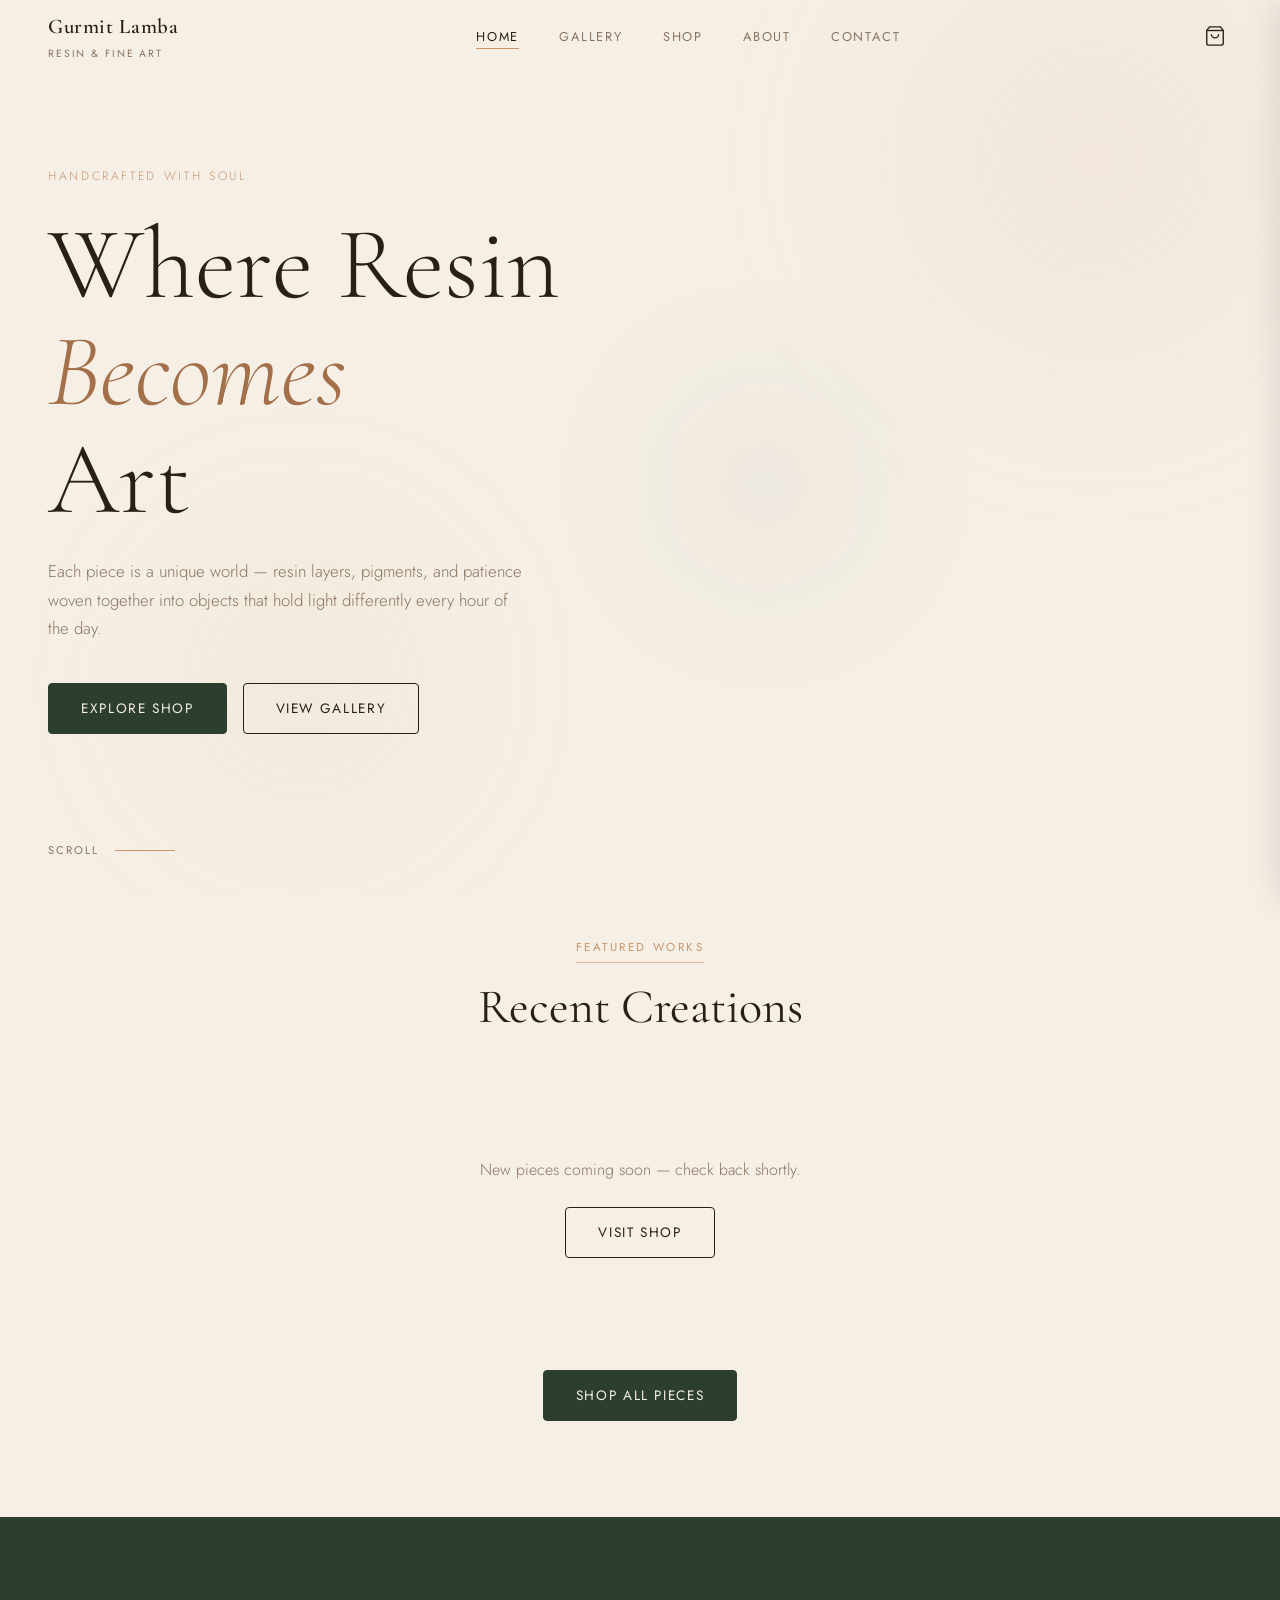
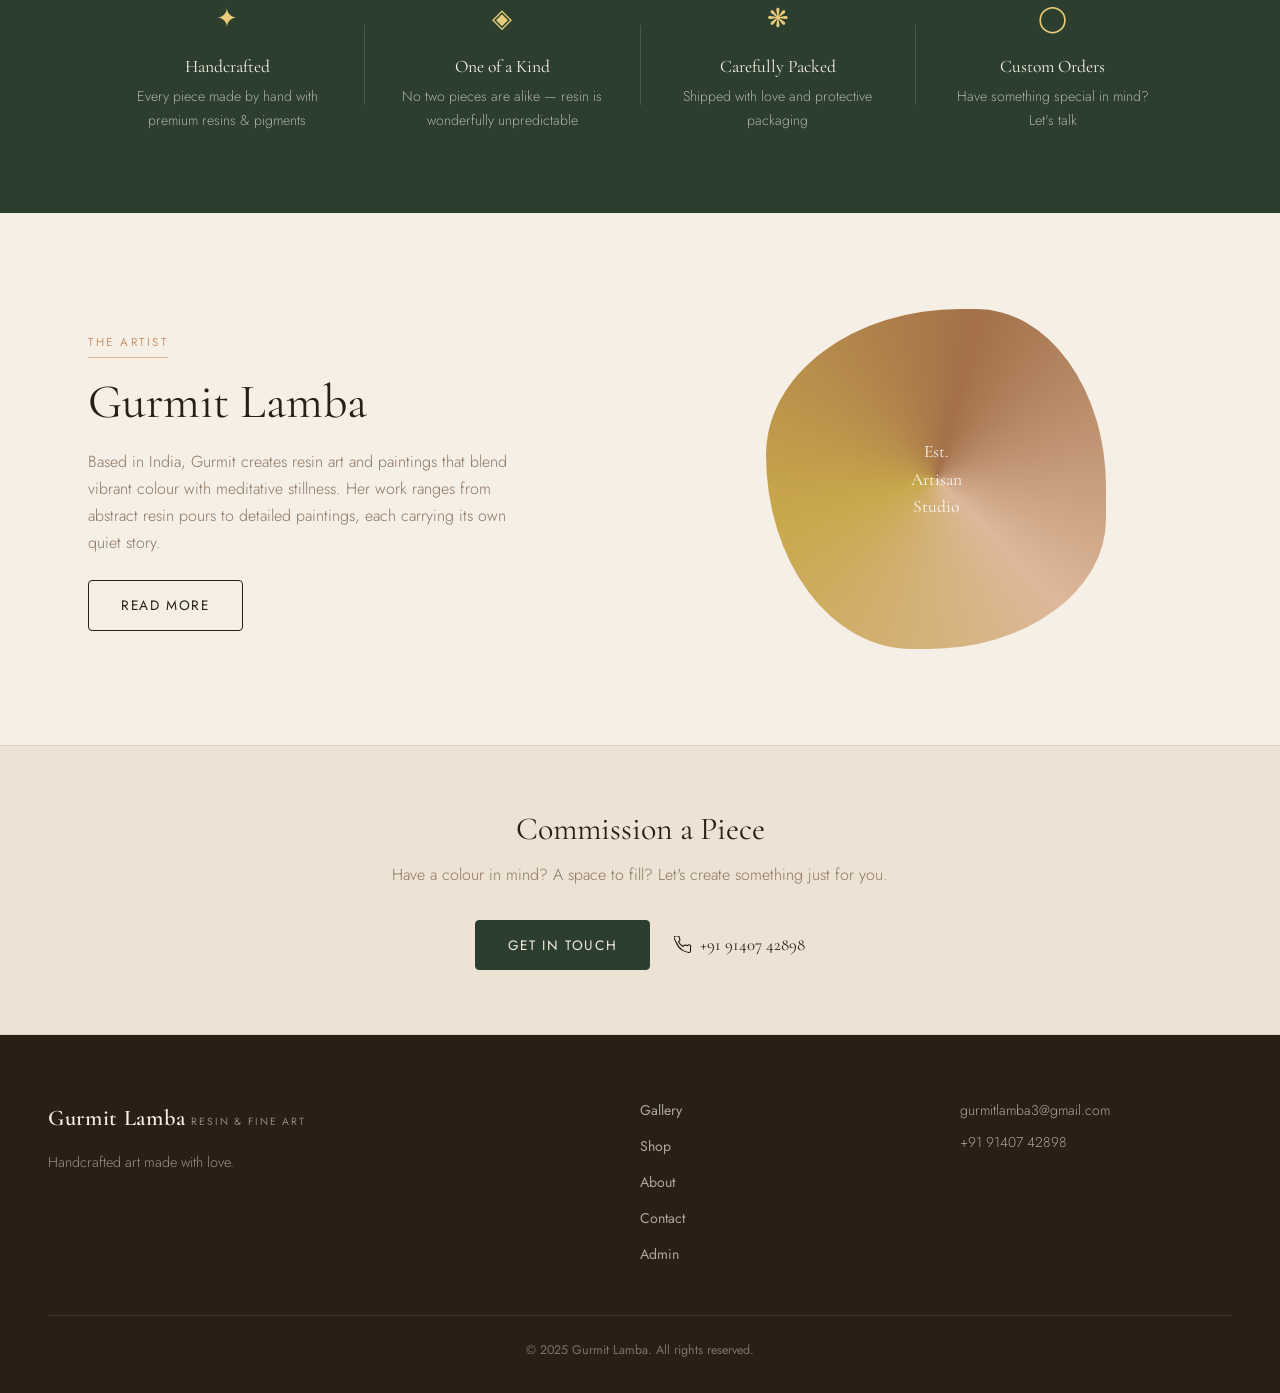
<file: index.html>
<!DOCTYPE html>
<html lang="en">
<head>
  <meta charset="UTF-8" />
  <meta name="viewport" content="width=device-width, initial-scale=1.0" />
  <title>Gurmit Lamba — Resin & Fine Art</title>
  <link rel="stylesheet" href="css/style.css" />
  <link rel="preconnect" href="https://fonts.googleapis.com" />
  <link href="https://fonts.googleapis.com/css2?family=Cormorant+Garamond:ital,wght@0,300;0,400;0,600;1,300;1,400&family=Jost:wght@200;300;400;500&display=swap" rel="stylesheet" />
</head>
<body>

  <!-- NAV -->
  <nav class="navbar" id="navbar">
    <div class="nav-logo">
      <span class="logo-main">Gurmit Lamba</span>
      <span class="logo-sub">Resin & Fine Art</span>
    </div>
    <ul class="nav-links" id="navLinks">
      <li><a href="index.html" class="active">Home</a></li>
      <li><a href="gallery.html">Gallery</a></li>
      <li><a href="shop.html">Shop</a></li>
      <li><a href="about.html">About</a></li>
      <li><a href="contact.html">Contact</a></li>
    </ul>
    <button class="nav-cart" onclick="openCart()">
      <svg viewBox="0 0 24 24" fill="none" stroke="currentColor" stroke-width="1.5"><path d="M6 2L3 6v14a2 2 0 002 2h14a2 2 0 002-2V6l-3-4z"/><line x1="3" y1="6" x2="21" y2="6"/><path d="M16 10a4 4 0 01-8 0"/></svg>
      <span class="cart-count" id="cartCount">0</span>
    </button>
    <button class="hamburger" id="hamburger" onclick="toggleMenu()">
      <span></span><span></span><span></span>
    </button>
  </nav>

  <!-- HERO -->
  <section class="hero">
    <div class="hero-bg">
      <div class="hero-orb orb1"></div>
      <div class="hero-orb orb2"></div>
      <div class="hero-orb orb3"></div>
    </div>
    <div class="hero-content">
      <p class="hero-label">Handcrafted with soul</p>
      <h1 class="hero-title">
        Where Resin<br/>
        <em>Becomes</em><br/>
        Art
      </h1>
      <p class="hero-desc">Each piece is a unique world — resin layers, pigments, and patience woven together into objects that hold light differently every hour of the day.</p>
      <div class="hero-actions">
        <a href="shop.html" class="btn-primary">Explore Shop</a>
        <a href="gallery.html" class="btn-outline">View Gallery</a>
      </div>
    </div>
    <div class="hero-scroll-indicator">
      <span>Scroll</span>
      <div class="scroll-line"></div>
    </div>
  </section>

  <!-- FEATURED WORKS -->
  <section class="section featured">
    <div class="section-header">
      <span class="section-tag">Featured Works</span>
      <h2>Recent Creations</h2>
    </div>
    <div class="featured-grid" id="featuredGrid">
      <!-- Populated by JS from localStorage products -->
      <div class="featured-empty" id="featuredEmpty">
        <p>New pieces coming soon — check back shortly.</p>
        <a href="shop.html" class="btn-outline">Visit Shop</a>
      </div>
    </div>
    <div class="section-cta">
      <a href="shop.html" class="btn-primary">Shop All Pieces</a>
    </div>
  </section>

  <!-- PROCESS STRIP -->
  <section class="process-strip">
    <div class="process-inner">
      <div class="process-step">
        <div class="process-icon">✦</div>
        <h4>Handcrafted</h4>
        <p>Every piece made by hand with premium resins & pigments</p>
      </div>
      <div class="process-divider"></div>
      <div class="process-step">
        <div class="process-icon">◈</div>
        <h4>One of a Kind</h4>
        <p>No two pieces are alike — resin is wonderfully unpredictable</p>
      </div>
      <div class="process-divider"></div>
      <div class="process-step">
        <div class="process-icon">❋</div>
        <h4>Carefully Packed</h4>
        <p>Shipped with love and protective packaging</p>
      </div>
      <div class="process-divider"></div>
      <div class="process-step">
        <div class="process-icon">◯</div>
        <h4>Custom Orders</h4>
        <p>Have something special in mind? Let's talk</p>
      </div>
    </div>
  </section>

  <!-- ABOUT TEASER -->
  <section class="about-teaser section">
    <div class="about-text">
      <span class="section-tag">The Artist</span>
      <h2>Gurmit Lamba</h2>
      <p>Based in India, Gurmit creates resin art and paintings that blend vibrant colour with meditative stillness. Her work ranges from abstract resin pours to detailed paintings, each carrying its own quiet story.</p>
      <a href="about.html" class="btn-outline">Read More</a>
    </div>
    <div class="about-visual">
      <div class="about-blob">
        <div class="blob-inner">
          <span class="blob-text">Est.<br/>Artisan<br/>Studio</span>
        </div>
      </div>
    </div>
  </section>

  <!-- CONTACT STRIP -->
  <section class="contact-strip">
    <h3>Commission a Piece</h3>
    <p>Have a colour in mind? A space to fill? Let's create something just for you.</p>
    <div class="contact-strip-actions">
      <a href="contact.html" class="btn-primary">Get in Touch</a>
      <a href="tel:+919140742898" class="contact-phone">
        <svg viewBox="0 0 24 24" fill="none" stroke="currentColor" stroke-width="1.5"><path d="M22 16.92v3a2 2 0 01-2.18 2 19.79 19.79 0 01-8.63-3.07A19.5 19.5 0 013.07 8.63 19.79 19.79 0 01.07 2.18 2 2 0 012 0h3a2 2 0 012 1.72 12.84 12.84 0 00.7 2.81 2 2 0 01-.45 2.11L6.09 7.91a16 16 0 006 6l1.27-1.27a2 2 0 012.11-.45 12.84 12.84 0 002.81.7A2 2 0 0122 14.92z"/></svg>
        +91 91407 42898
      </a>
    </div>
  </section>

  <!-- FOOTER -->
  <footer class="footer">
    <div class="footer-inner">
      <div class="footer-brand">
        <span class="logo-main">Gurmit Lamba</span>
        <span class="logo-sub">Resin & Fine Art</span>
        <p>Handcrafted art made with love.</p>
      </div>
      <div class="footer-links">
        <a href="gallery.html">Gallery</a>
        <a href="shop.html">Shop</a>
        <a href="about.html">About</a>
        <a href="contact.html">Contact</a>
        <a href="admin.html">Admin</a>
      </div>
      <div class="footer-contact">
        <p>gurmitlamba3@gmail.com</p>
        <p>+91 91407 42898</p>
      </div>
    </div>
    <div class="footer-copy">© 2025 Gurmit Lamba. All rights reserved.</div>
  </footer>

  <!-- CART DRAWER -->
  <div class="cart-overlay" id="cartOverlay" onclick="closeCart()"></div>
  <div class="cart-drawer" id="cartDrawer">
    <div class="cart-header">
      <h3>Your Cart</h3>
      <button onclick="closeCart()">✕</button>
    </div>
    <div class="cart-items" id="cartItems"></div>
    <div class="cart-footer" id="cartFooter" style="display:none">
      <div class="cart-total">
        <span>Total</span>
        <span id="cartTotal">₹0</span>
      </div>
      <button class="btn-primary full-width" onclick="openCheckout()">Proceed to Checkout</button>
    </div>
  </div>

  <!-- CHECKOUT MODAL -->
  <div class="modal-overlay" id="checkoutOverlay" onclick="closeCheckoutModal(event)">
    <div class="checkout-modal" onclick="event.stopPropagation()">
      <button class="modal-close" onclick="closeCheckoutModal()">✕</button>
      <h3>Complete Your Order</h3>
      <div class="checkout-form">
        <div class="form-group">
          <label>Full Name *</label>
          <input type="text" id="buyerName" placeholder="Your name" />
        </div>
        <div class="form-group">
          <label>Email *</label>
          <input type="email" id="buyerEmail" placeholder="your@email.com" />
        </div>
        <div class="form-group">
          <label>Phone</label>
          <input type="tel" id="buyerPhone" placeholder="+91 XXXXX XXXXX" />
        </div>
        <div class="form-group">
          <label>Shipping Address *</label>
          <textarea id="buyerAddress" rows="3" placeholder="Full delivery address"></textarea>
        </div>
        <div class="form-group">
          <label>Note for Artist</label>
          <textarea id="buyerNote" rows="2" placeholder="Any special instructions..."></textarea>
        </div>
        <div class="checkout-order-summary" id="checkoutSummary"></div>
        <button class="btn-primary full-width" onclick="placeOrder()">Place Order & Send Invoice</button>
        <p class="checkout-note">An invoice will be emailed to both you and the artist. Payment details will be shared shortly after.</p>
      </div>
    </div>
  </div>

  <script src="js/db.js"></script>
  <script src="js/cart.js"></script>
  <script src="js/main.js"></script>
</body>
</html>
</file>
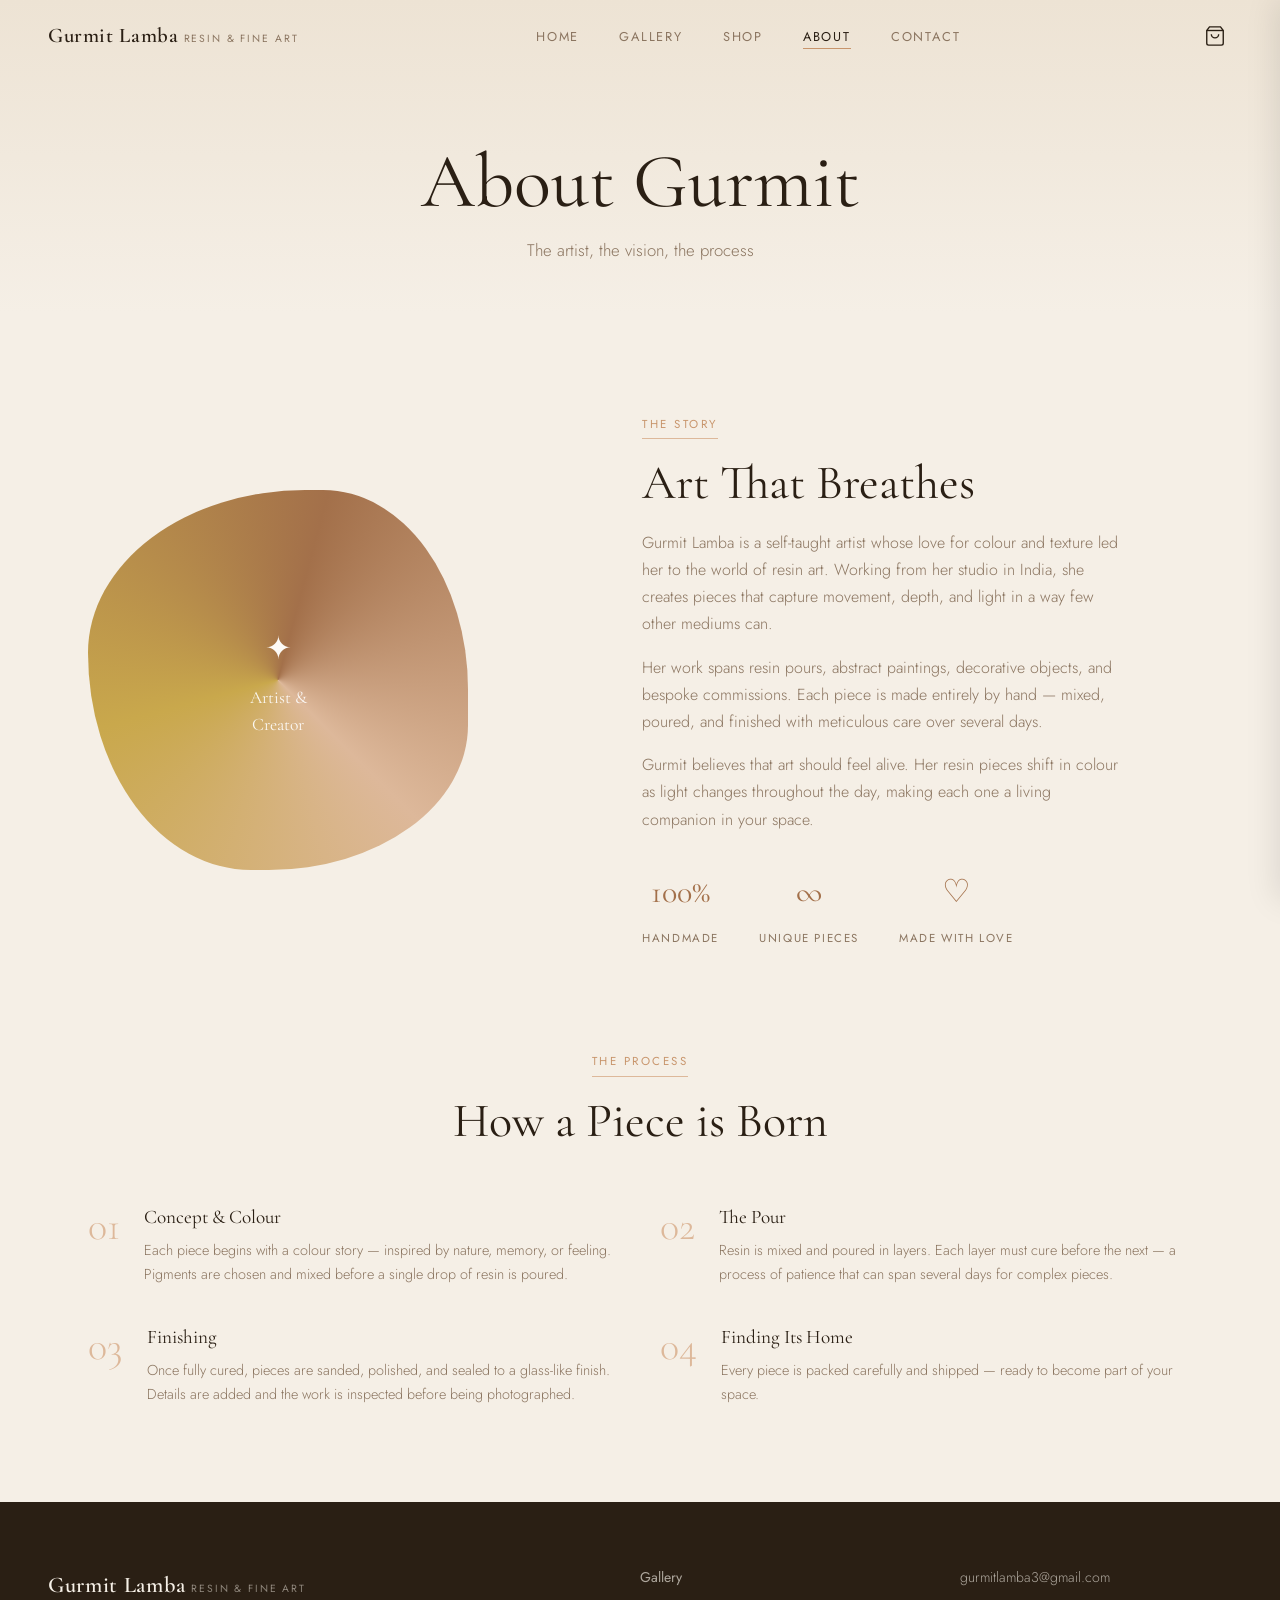
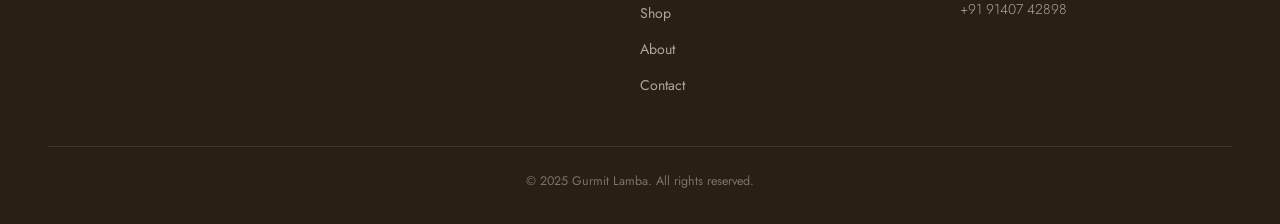
<file: about.html>
<!DOCTYPE html>
<html lang="en">
<head>
  <meta charset="UTF-8" />
  <meta name="viewport" content="width=device-width, initial-scale=1.0" />
  <title>About — Gurmit Lamba Art</title>
  <link rel="stylesheet" href="css/style.css" />
  <link rel="preconnect" href="https://fonts.googleapis.com" />
  <link href="https://fonts.googleapis.com/css2?family=Cormorant+Garamond:ital,wght@0,300;0,400;0,600;1,300;1,400&family=Jost:wght@200;300;400;500&display=swap" rel="stylesheet" />
</head>
<body>
  <nav class="navbar" id="navbar">
    <div class="nav-logo">
      <a href="index.html" style="text-decoration:none;color:inherit">
        <span class="logo-main">Gurmit Lamba</span>
        <span class="logo-sub">Resin & Fine Art</span>
      </a>
    </div>
    <ul class="nav-links" id="navLinks">
      <li><a href="index.html">Home</a></li>
      <li><a href="gallery.html">Gallery</a></li>
      <li><a href="shop.html">Shop</a></li>
      <li><a href="about.html" class="active">About</a></li>
      <li><a href="contact.html">Contact</a></li>
    </ul>
    <button class="nav-cart" onclick="openCart()">
      <svg viewBox="0 0 24 24" fill="none" stroke="currentColor" stroke-width="1.5"><path d="M6 2L3 6v14a2 2 0 002 2h14a2 2 0 002-2V6l-3-4z"/><line x1="3" y1="6" x2="21" y2="6"/><path d="M16 10a4 4 0 01-8 0"/></svg>
      <span class="cart-count" id="cartCount">0</span>
    </button>
    <button class="hamburger" id="hamburger" onclick="toggleMenu()">
      <span></span><span></span><span></span>
    </button>
  </nav>

  <section class="page-header">
    <h1>About Gurmit</h1>
    <p>The artist, the vision, the process</p>
  </section>

  <section class="about-full section">
    <div class="about-full-grid">
      <div class="about-full-visual">
        <div class="about-blob large">
          <div class="blob-inner">
            <div class="blob-symbol">✦</div>
            <span class="blob-text">Artist &<br/>Creator</span>
          </div>
        </div>
      </div>
      <div class="about-full-text">
        <span class="section-tag">The Story</span>
        <h2>Art That Breathes</h2>
        <p>Gurmit Lamba is a self-taught artist whose love for colour and texture led her to the world of resin art. Working from her studio in India, she creates pieces that capture movement, depth, and light in a way few other mediums can.</p>
        <p>Her work spans resin pours, abstract paintings, decorative objects, and bespoke commissions. Each piece is made entirely by hand — mixed, poured, and finished with meticulous care over several days.</p>
        <p>Gurmit believes that art should feel alive. Her resin pieces shift in colour as light changes throughout the day, making each one a living companion in your space.</p>
        <div class="about-stats">
          <div class="stat">
            <span class="stat-num">100%</span>
            <span class="stat-label">Handmade</span>
          </div>
          <div class="stat">
            <span class="stat-num">∞</span>
            <span class="stat-label">Unique Pieces</span>
          </div>
          <div class="stat">
            <span class="stat-num">♡</span>
            <span class="stat-label">Made with Love</span>
          </div>
        </div>
      </div>
    </div>

    <div class="process-section">
      <div class="section-header">
        <span class="section-tag">The Process</span>
        <h2>How a Piece is Born</h2>
      </div>
      <div class="process-timeline">
        <div class="timeline-item">
          <div class="timeline-num">01</div>
          <div class="timeline-content">
            <h4>Concept & Colour</h4>
            <p>Each piece begins with a colour story — inspired by nature, memory, or feeling. Pigments are chosen and mixed before a single drop of resin is poured.</p>
          </div>
        </div>
        <div class="timeline-item">
          <div class="timeline-num">02</div>
          <div class="timeline-content">
            <h4>The Pour</h4>
            <p>Resin is mixed and poured in layers. Each layer must cure before the next — a process of patience that can span several days for complex pieces.</p>
          </div>
        </div>
        <div class="timeline-item">
          <div class="timeline-num">03</div>
          <div class="timeline-content">
            <h4>Finishing</h4>
            <p>Once fully cured, pieces are sanded, polished, and sealed to a glass-like finish. Details are added and the work is inspected before being photographed.</p>
          </div>
        </div>
        <div class="timeline-item">
          <div class="timeline-num">04</div>
          <div class="timeline-content">
            <h4>Finding Its Home</h4>
            <p>Every piece is packed carefully and shipped — ready to become part of your space.</p>
          </div>
        </div>
      </div>
    </div>
  </section>

  <footer class="footer">
    <div class="footer-inner">
      <div class="footer-brand">
        <span class="logo-main">Gurmit Lamba</span>
        <span class="logo-sub">Resin & Fine Art</span>
      </div>
      <div class="footer-links">
        <a href="gallery.html">Gallery</a>
        <a href="shop.html">Shop</a>
        <a href="about.html">About</a>
        <a href="contact.html">Contact</a>
      </div>
      <div class="footer-contact">
        <p>gurmitlamba3@gmail.com</p>
        <p>+91 91407 42898</p>
      </div>
    </div>
    <div class="footer-copy">© 2025 Gurmit Lamba. All rights reserved.</div>
  </footer>

  <div class="cart-overlay" id="cartOverlay" onclick="closeCart()"></div>
  <div class="cart-drawer" id="cartDrawer">
    <div class="cart-header"><h3>Your Cart</h3><button onclick="closeCart()">✕</button></div>
    <div class="cart-items" id="cartItems"></div>
    <div class="cart-footer" id="cartFooter" style="display:none">
      <div class="cart-total"><span>Total</span><span id="cartTotal">₹0</span></div>
      <button class="btn-primary full-width" onclick="openCheckout()">Proceed to Checkout</button>
    </div>
  </div>
  <div class="modal-overlay" id="checkoutOverlay"><div class="checkout-modal"><button class="modal-close" onclick="closeCheckoutModal()">✕</button><h3>Complete Your Order</h3><div class="checkout-form"><div class="form-group"><label>Full Name *</label><input type="text" id="buyerName" /></div><div class="form-group"><label>Email *</label><input type="email" id="buyerEmail" /></div><div class="form-group"><label>Phone</label><input type="tel" id="buyerPhone" /></div><div class="form-group"><label>Shipping Address *</label><textarea id="buyerAddress" rows="3"></textarea></div><div class="form-group"><label>Note</label><textarea id="buyerNote" rows="2"></textarea></div><div class="checkout-order-summary" id="checkoutSummary"></div><button class="btn-primary full-width" onclick="placeOrder()">Place Order</button></div></div></div>

  <script src="js/cart.js"></script>
  <script>
    window.addEventListener('scroll', () => {
      document.getElementById('navbar').classList.toggle('scrolled', window.scrollY > 60);
    });
    function toggleMenu() {
      document.getElementById('navLinks').classList.toggle('open');
    }
  </script>
</body>
</html>
</file>
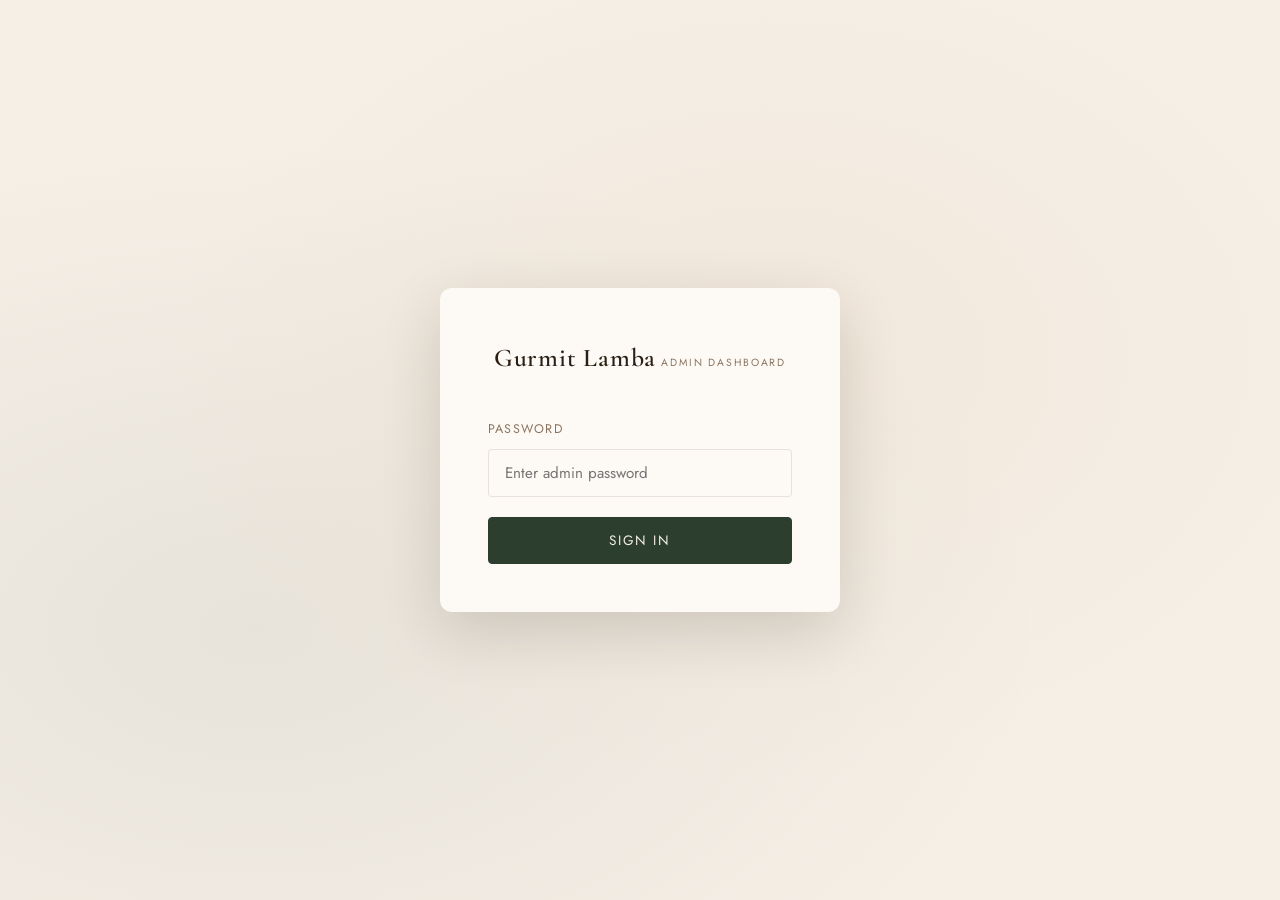
<file: admin.html>
<!DOCTYPE html>
<html lang="en">
<head>
  <meta charset="UTF-8" />
  <meta name="viewport" content="width=device-width, initial-scale=1.0" />
  <title>Admin Dashboard — Gurmit Lamba Art</title>
  <!-- Stylesheets aligned with your css directory structure -->
  <link rel="stylesheet" href="css/style.css" />
  <link rel="stylesheet" href="css/admin.css" />
  <link rel="preconnect" href="https://fonts.googleapis.com" />
  <link href="https://fonts.googleapis.com/css2?family=Cormorant+Garamond:ital,wght@0,300;0,400;0,600;1,300;1,400&family=Jost:wght@200;300;400;500&display=swap" rel="stylesheet" />
</head>
<body class="admin-body">

  <!-- LOGIN SCREEN -->
  <div class="admin-login" id="adminLogin">
    <div class="login-card">
      <div class="login-brand">
        <span class="logo-main">Gurmit Lamba</span>
        <span class="logo-sub">Admin Dashboard</span>
      </div>
      <div class="form-group">
        <label for="adminPassword">Password</label>
        <input type="password" id="adminPassword" placeholder="Enter admin password" onkeydown="if(event.key==='Enter') adminLogin()" />
      </div>
      <button class="btn-primary full-width" onclick="adminLogin()">Sign In</button>
    </div>
  </div>

  <!-- DASHBOARD PANEL -->
  <div class="admin-dashboard" id="adminDashboard" style="display:none">

    <!-- Admin Sidebar Navigation -->
    <aside class="admin-sidebar">
      <div class="sidebar-brand">
        <span class="logo-main" style="font-size:1.1rem">GL</span>
        <span class="logo-sub">Admin</span>
      </div>
      <nav class="sidebar-nav">
        <a href="#" id="tabLink-products" class="sidebar-link active" onclick="showTab('products', this)">
          <svg viewBox="0 0 24 24" fill="none" stroke="currentColor" stroke-width="1.5"><rect x="3" y="3" width="7" height="7"/><rect x="14" y="3" width="7" height="7"/><rect x="14" y="14" width="7" height="7"/><rect x="3" y="14" width="7" height="7"/></svg>
          Products
        </a>
        <a href="#" id="tabLink-addProduct" class="sidebar-link" onclick="showTab('add-product', this)">
          <svg viewBox="0 0 24 24" fill="none" stroke="currentColor" stroke-width="1.5"><circle cx="12" cy="12" r="10"/><line x1="12" y1="8" x2="12" y2="16"/><line x1="8" y1="12" x2="16" y2="12"/></svg>
          Add Product
        </a>
        <a href="#" id="tabLink-videos" class="sidebar-link" onclick="showTab('videos', this)">
          <svg viewBox="0 0 24 24" fill="none" stroke="currentColor" stroke-width="1.5"><polygon points="23 7 16 12 23 17 23 7"/><rect x="1" y="5" width="15" height="14" rx="2" ry="2"/></svg>
          Videos
        </a>
        <a href="#" id="tabLink-orders" class="sidebar-link" onclick="showTab('orders', this)">
          <svg viewBox="0 0 24 24" fill="none" stroke="currentColor" stroke-width="1.5"><path d="M14 2H6a2 2 0 00-2 2v16a2 2 0 002 2h12a2 2 0 002-2V8z"/><polyline points="14 2 14 8 20 8"/><line x1="16" y1="13" x2="8" y2="13"/><line x1="16" y1="17" x2="8" y2="17"/><polyline points="10 9 9 9 8 9"/></svg>
          Orders
        </a>
        <a href="#" id="tabLink-stats" class="sidebar-link" onclick="showTab('stats', this)">
          <svg viewBox="0 0 24 24" fill="none" stroke="currentColor" stroke-width="1.5"><line x1="18" y1="20" x2="18" y2="10"/><line x1="12" y1="20" x2="12" y2="4"/><line x1="6" y1="20" x2="6" y2="14"/></svg>
          Stats
        </a>
      </nav>
      <div class="sidebar-footer">
        <a href="index.html" class="sidebar-link" target="_blank">
          <svg viewBox="0 0 24 24" fill="none" stroke="currentColor" stroke-width="1.5"><path d="M18 13v6a2 2 0 01-2 2H5a2 2 0 01-2-2V8a2 2 0 012-2h6"/><polyline points="15 3 21 3 21 9"/><line x1="10" y1="14" x2="21" y2="3"/></svg>
          View Site
        </a>
        <button class="sidebar-link logout-btn" onclick="adminLogout()">
          <svg viewBox="0 0 24 24" fill="none" stroke="currentColor" stroke-width="1.5"><path d="M9 21H5a2 2 0 01-2-2V5a2 2 0 012-2h4"/><polyline points="16 17 21 12 16 7"/><line x1="21" y1="12" x2="9" y2="12"/></svg>
          Logout
        </button>
      </div>
    </aside>

    <!-- Main Content Workspaces -->
    <main class="admin-main">

      <!-- PRODUCTS TAB -->
      <div class="admin-tab active" id="tab-products">
        <div class="tab-header">
          <h2>All Products</h2>
          <button class="btn-primary" onclick="showTab('add-product', document.getElementById('tabLink-addProduct'))">+ Add Product</button>
        </div>
        <div class="admin-products-grid" id="adminProductsGrid">
          <div class="admin-empty">No products yet. Add your first piece!</div>
        </div>
      </div>

      <!-- ADD PRODUCT TAB -->
      <div class="admin-tab" id="tab-add-product">
        <div class="tab-header">
          <h2 id="addProductTitle">Add New Product</h2>
        </div>
        <div class="admin-form-card">
          <input type="hidden" id="editProductId" />
          <div class="admin-form-grid">
            <div class="form-col">
              <div class="form-group">
                <label for="productName">Artwork Title *</label>
                <input type="text" id="productName" placeholder="e.g. Ocean Dream Resin Pour" />
              </div>
              <div class="form-group">
                <label for="productCategory">Category *</label>
                <select id="productCategory">
                  <option value="resin">Resin Art</option>
                  <option value="painting">Painting</option>
                  <option value="other">Other</option>
                </select>
              </div>
              <div class="form-group">
                <label for="productPrice">Price (₹) *</label>
                <input type="number" id="productPrice" placeholder="e.g. 3500" min="0" />
              </div>
              <div class="form-group">
                <label for="productCostPrice">Cost Price (₹) <span class="admin-note">(Private — not shown to customers)</span></label>
                <input type="number" id="productCostPrice" placeholder="e.g. 1200" min="0" />
              </div>
              <div class="form-group">
                <label for="productSize">Dimensions / Size</label>
                <input type="text" id="productSize" placeholder="e.g. 30cm × 40cm" />
              </div>
              <div class="form-group">
                <label for="productMedium">Medium / Materials</label>
                <input type="text" id="productMedium" placeholder="e.g. Epoxy Resin, Pigments, Gold Leaf" />
              </div>
              <div class="form-group">
                <label for="productStock">Stock / Availability</label>
                <select id="productStock">
                  <option value="available">Available</option>
                  <option value="sold">Sold</option>
                  <option value="reserved">Reserved</option>
                  <option value="custom">Custom Order Only</option>
                </select>
              </div>
            </div>
            <div class="form-col">
              <div class="form-group">
                <label for="productDescription">Description *</label>
                <textarea id="productDescription" rows="5" placeholder="Describe the piece — inspiration, colours, texture..."></textarea>
              </div>
              <div class="form-group">
                <label>Product Images</label>
                <div class="image-upload-area" id="imageUploadArea" onclick="document.getElementById('productImages').click()">
                  <svg viewBox="0 0 24 24" fill="none" stroke="currentColor" stroke-width="1.5"><rect x="3" y="3" width="18" height="18" rx="2"/><circle cx="8.5" cy="8.5" r="1.5"/><polyline points="21 15 16 10 5 21"/></svg>
                  <p>Click to upload images</p>
                  <span>JPG, PNG, WEBP — up to 10MB each</span>
                </div>
                <input type="file" id="productImages" multiple accept="image/*" style="display:none" onchange="previewImages(event)" />
                <div class="image-previews" id="imagePreviews"></div>
              </div>
              <div class="form-group">
                <label>Show in Gallery?</label>
                <label class="toggle-label">
                  <input type="checkbox" id="productInGallery" checked />
                  <span class="toggle-track"><span class="toggle-thumb"></span></span>
                  <span>Display in Gallery page</span>
                </label>
              </div>
              <div class="form-group">
                <label>Featured on Homepage?</label>
                <label class="toggle-label">
                  <input type="checkbox" id="productFeatured" />
                  <span class="toggle-track"><span class="toggle-thumb"></span></span>
                  <span>Show in Featured section</span>
                </label>
              </div>
            </div>
          </div>
          <div class="form-actions">
            <button class="btn-outline" onclick="cancelEdit()">Cancel</button>
            <button class="btn-primary" onclick="saveProduct()">Save Product</button>
          </div>
        </div>
      </div>

      <!-- VIDEOS TAB -->
      <div class="admin-tab" id="tab-videos">
        <div class="tab-header">
          <h2>Process Videos</h2>
        </div>
        <div class="admin-form-card" style="margin-bottom:2rem">
          <h3 style="margin-bottom:1.5rem; font-family: var(--font-display); font-weight:400">Add a Video</h3>
          <div class="form-group">
            <label for="videoTitle">Video Title</label>
            <input type="text" id="videoTitle" placeholder="e.g. Ocean Pour Time-lapse" />
          </div>
          <div class="form-group">
            <label>Upload Video File</label>
            <div class="image-upload-area" onclick="document.getElementById('videoFile').click()">
              <svg viewBox="0 0 24 24" fill="none" stroke="currentColor" stroke-width="1.5"><polygon points="23 7 16 12 23 17 23 7"/><rect x="1" y="5" width="15" height="14" rx="2" ry="2"/></svg>
              <p>Click to upload video</p>
              <span>MP4, MOV, WEBM — up to 500MB</span>
            </div>
            <input type="file" id="videoFile" accept="video/*" style="display:none" onchange="previewVideo(event)" />
            <div id="videoPreviewContainer" style="margin-top:1rem;display:none">
              <video id="videoPreview" controls style="max-width:100%;border-radius:8px;max-height:300px"></video>
            </div>
          </div>
          <div class="form-group">
            <label for="videoUrl">— OR — YouTube / Vimeo Embed URL</label>
            <input type="text" id="videoUrl" placeholder="https://www.youtube.com/embed/..." />
          </div>
          <div class="form-group">
            <label for="videoDescription">Description</label>
            <textarea id="videoDescription" rows="3" placeholder="Describe the video content..."></textarea>
          </div>
          <div class="form-actions">
            <button class="btn-primary" onclick="saveVideo()">Add Video</button>
          </div>
        </div>
        <div class="admin-videos-grid" id="adminVideosGrid">
          <div class="admin-empty">No videos yet.</div>
        </div>
      </div>

      <!-- ORDERS TAB -->
      <div class="admin-tab" id="tab-orders">
        <div class="tab-header">
          <h2>Orders</h2>
        </div>
        <div class="orders-list" id="ordersList">
          <div class="admin-empty">No orders yet.</div>
        </div>
      </div>

      <!-- STATS TAB -->
      <div class="admin-tab" id="tab-stats">
        <div class="tab-header">
          <h2>Overview</h2>
        </div>
        <div class="stats-grid">
          <div class="stat-card">
            <div class="stat-card-icon">◈</div>
            <div class="stat-card-value" id="statTotalProducts">0</div>
            <div class="stat-card-label">Total Products</div>
          </div>
          <div class="stat-card">
            <div class="stat-card-icon">✦</div>
            <div class="stat-card-value" id="statAvailable">0</div>
            <div class="stat-card-label">Available</div>
          </div>
          <div class="stat-card">
            <div class="stat-card-icon">❋</div>
            <div class="stat-card-value" id="statTotalOrders">0</div>
            <div class="stat-card-label">Orders Received</div>
          </div>
          <div class="stat-card">
            <div class="stat-card-icon">₹</div>
            <div class="stat-card-value" id="statRevenue">₹0</div>
            <div class="stat-card-label">Total Revenue</div>
          </div>
        </div>
        <div class="profit-table-wrapper">
          <h3>Product Profitability</h3>
          <table class="profit-table" id="profitTable">
            <thead>
              <tr>
                <th>Product</th>
                <th>Price</th>
                <th>Cost</th>
                <th>Margin</th>
                <th>Status</th>
              </tr>
            </thead>
            <tbody id="profitTableBody">
              <tr><td colspan="5" style="text-align:center;color:var(--text-muted);padding:2rem">No products yet</td></tr>
            </tbody>
          </table>
        </div>
      </div>

    </main>
  </div>

  <script src="js/db.js"></script>
  <script src="js/admin.js"></script>
</body>
</html>
</file>
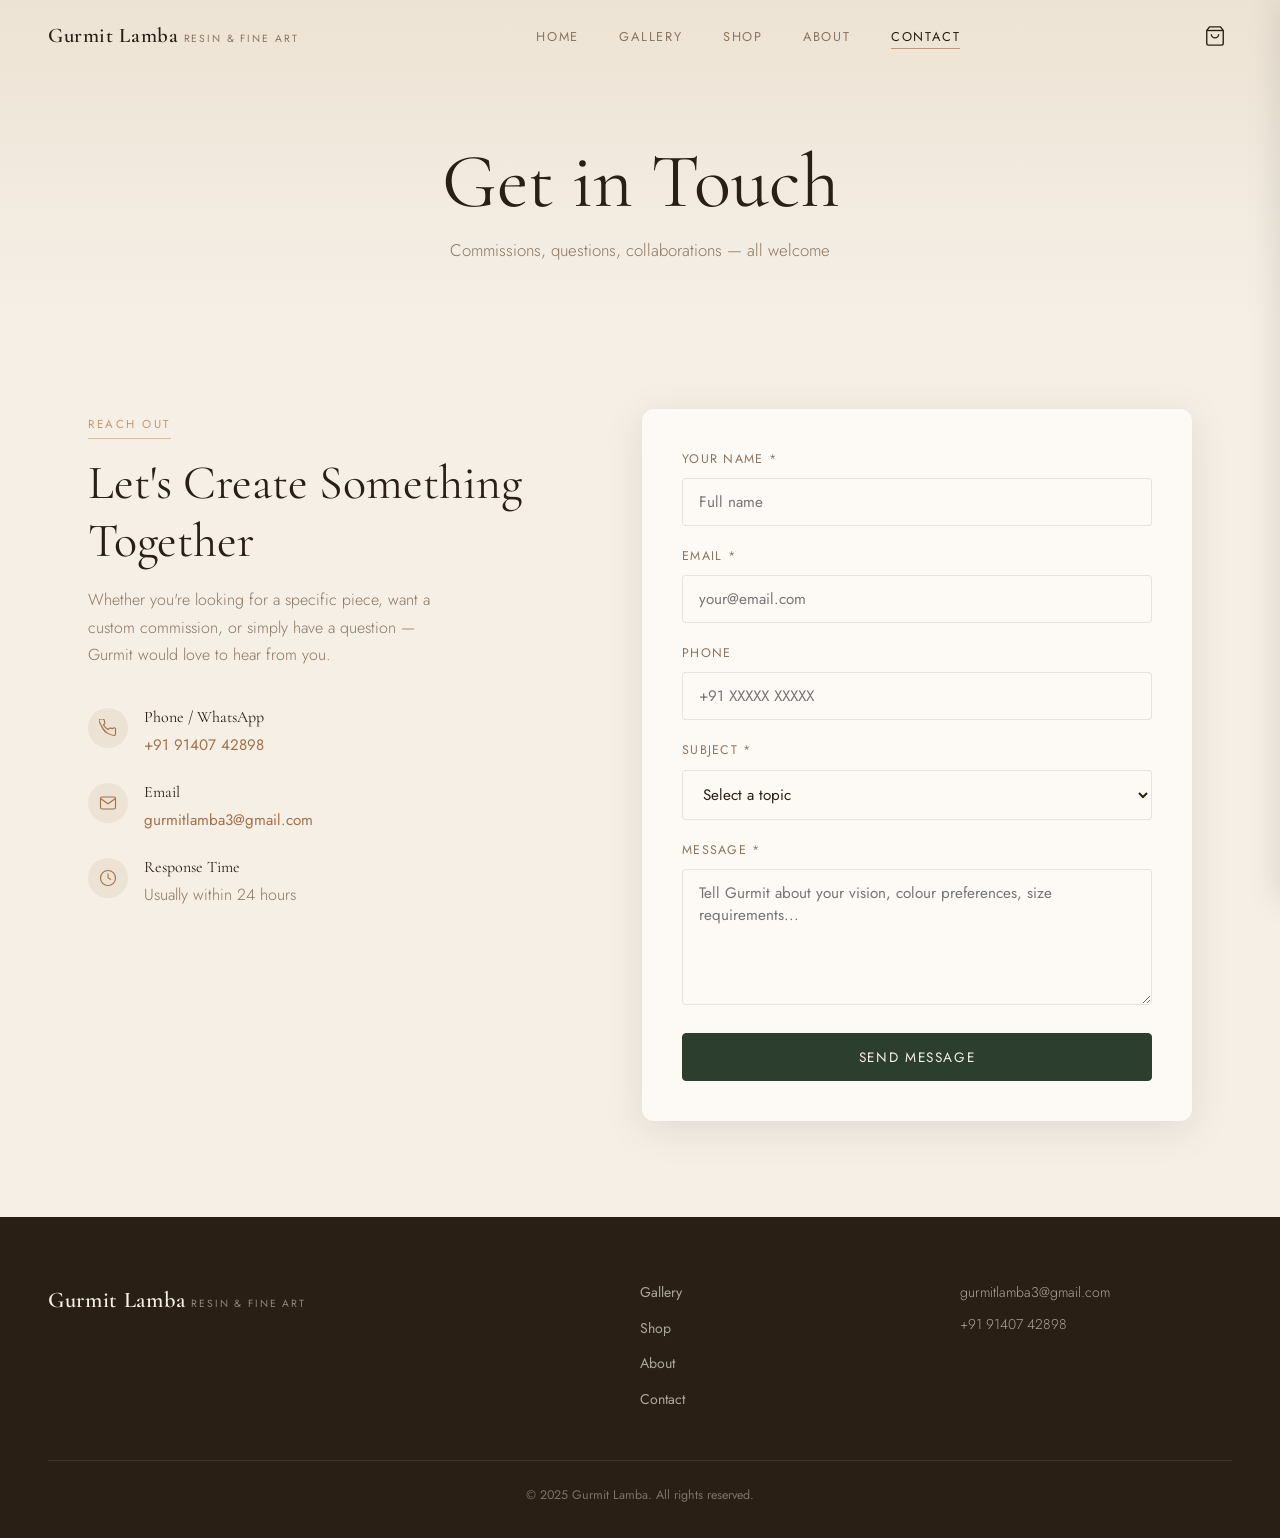
<file: contact.html>
<!DOCTYPE html>
<html lang="en">
<head>
  <meta charset="UTF-8" />
  <meta name="viewport" content="width=device-width, initial-scale=1.0" />
  <title>Contact — Gurmit Lamba Art</title>
  <link rel="stylesheet" href="css/style.css" />
  <link rel="preconnect" href="https://fonts.googleapis.com" />
  <link href="https://fonts.googleapis.com/css2?family=Cormorant+Garamond:ital,wght@0,300;0,400;0,600;1,300;1,400&family=Jost:wght@200;300;400;500&display=swap" rel="stylesheet" />
</head>
<body>
  <nav class="navbar" id="navbar">
    <div class="nav-logo">
      <a href="index.html" style="text-decoration:none;color:inherit">
        <span class="logo-main">Gurmit Lamba</span>
        <span class="logo-sub">Resin & Fine Art</span>
      </a>
    </div>
    <ul class="nav-links" id="navLinks">
      <li><a href="index.html">Home</a></li>
      <li><a href="gallery.html">Gallery</a></li>
      <li><a href="shop.html">Shop</a></li>
      <li><a href="about.html">About</a></li>
      <li><a href="contact.html" class="active">Contact</a></li>
    </ul>
    <button class="nav-cart" onclick="openCart()">
      <svg viewBox="0 0 24 24" fill="none" stroke="currentColor" stroke-width="1.5"><path d="M6 2L3 6v14a2 2 0 002 2h14a2 2 0 002-2V6l-3-4z"/><line x1="3" y1="6" x2="21" y2="6"/><path d="M16 10a4 4 0 01-8 0"/></svg>
      <span class="cart-count" id="cartCount">0</span>
    </button>
    <button class="hamburger" id="hamburger" onclick="toggleMenu()">
      <span></span><span></span><span></span>
    </button>
  </nav>

  <section class="page-header">
    <h1>Get in Touch</h1>
    <p>Commissions, questions, collaborations — all welcome</p>
  </section>

  <section class="contact-section section">
    <div class="contact-grid">
      <div class="contact-info">
        <span class="section-tag">Reach Out</span>
        <h2>Let's Create Something Together</h2>
        <p>Whether you're looking for a specific piece, want a custom commission, or simply have a question — Gurmit would love to hear from you.</p>

        <div class="contact-details">
          <div class="contact-detail-item">
            <div class="detail-icon">
              <svg viewBox="0 0 24 24" fill="none" stroke="currentColor" stroke-width="1.5"><path d="M22 16.92v3a2 2 0 01-2.18 2 19.79 19.79 0 01-8.63-3.07A19.5 19.5 0 013.07 8.63 19.79 19.79 0 01.07 2.18 2 2 0 012 0h3a2 2 0 012 1.72 12.84 12.84 0 00.7 2.81 2 2 0 01-.45 2.11L6.09 7.91a16 16 0 006 6l1.27-1.27a2 2 0 012.11-.45 12.84 12.84 0 002.81.7A2 2 0 0122 14.92z"/></svg>
            </div>
            <div>
              <h4>Phone / WhatsApp</h4>
              <a href="tel:+919140742898">+91 91407 42898</a>
            </div>
          </div>
          <div class="contact-detail-item">
            <div class="detail-icon">
              <svg viewBox="0 0 24 24" fill="none" stroke="currentColor" stroke-width="1.5"><path d="M4 4h16c1.1 0 2 .9 2 2v12c0 1.1-.9 2-2 2H4c-1.1 0-2-.9-2-2V6c0-1.1.9-2 2-2z"/><polyline points="22,6 12,13 2,6"/></svg>
            </div>
            <div>
              <h4>Email</h4>
              <a href="mailto:gurmitlamba3@gmail.com">gurmitlamba3@gmail.com</a>
            </div>
          </div>
          <div class="contact-detail-item">
            <div class="detail-icon">
              <svg viewBox="0 0 24 24" fill="none" stroke="currentColor" stroke-width="1.5"><circle cx="12" cy="12" r="10"/><polyline points="12 6 12 12 16 14"/></svg>
            </div>
            <div>
              <h4>Response Time</h4>
              <p style="color:var(--text-muted)">Usually within 24 hours</p>
            </div>
          </div>
        </div>
      </div>

      <div class="contact-form-wrapper">
        <form class="contact-form" id="contactForm" onsubmit="sendContactForm(event)">
          <div class="form-group">
            <label>Your Name *</label>
            <input type="text" id="contactName" required placeholder="Full name" />
          </div>
          <div class="form-group">
            <label>Email *</label>
            <input type="email" id="contactEmail" required placeholder="your@email.com" />
          </div>
          <div class="form-group">
            <label>Phone</label>
            <input type="tel" id="contactPhone" placeholder="+91 XXXXX XXXXX" />
          </div>
          <div class="form-group">
            <label>Subject *</label>
            <select id="contactSubject" required>
              <option value="">Select a topic</option>
              <option value="commission">Custom Commission</option>
              <option value="availability">Piece Availability</option>
              <option value="shipping">Shipping Query</option>
              <option value="other">Other</option>
            </select>
          </div>
          <div class="form-group">
            <label>Message *</label>
            <textarea id="contactMessage" rows="5" required placeholder="Tell Gurmit about your vision, colour preferences, size requirements..."></textarea>
          </div>
          <button type="submit" class="btn-primary full-width">Send Message</button>
          <div class="form-success" id="formSuccess" style="display:none">
            <div class="success-icon">✓</div>
            <p>Message sent! Gurmit will be in touch soon.</p>
          </div>
        </form>
      </div>
    </div>
  </section>

  <footer class="footer">
    <div class="footer-inner">
      <div class="footer-brand">
        <span class="logo-main">Gurmit Lamba</span>
        <span class="logo-sub">Resin & Fine Art</span>
      </div>
      <div class="footer-links">
        <a href="gallery.html">Gallery</a>
        <a href="shop.html">Shop</a>
        <a href="about.html">About</a>
        <a href="contact.html">Contact</a>
      </div>
      <div class="footer-contact">
        <p>gurmitlamba3@gmail.com</p>
        <p>+91 91407 42898</p>
      </div>
    </div>
    <div class="footer-copy">© 2025 Gurmit Lamba. All rights reserved.</div>
  </footer>

  <div class="cart-overlay" id="cartOverlay" onclick="closeCart()"></div>
  <div class="cart-drawer" id="cartDrawer">
    <div class="cart-header"><h3>Your Cart</h3><button onclick="closeCart()">✕</button></div>
    <div class="cart-items" id="cartItems"></div>
    <div class="cart-footer" id="cartFooter" style="display:none">
      <div class="cart-total"><span>Total</span><span id="cartTotal">₹0</span></div>
      <button class="btn-primary full-width" onclick="openCheckout()">Proceed to Checkout</button>
    </div>
  </div>

  <script src="js/cart.js"></script>
  <script>
    window.addEventListener('scroll', () => {
      document.getElementById('navbar').classList.toggle('scrolled', window.scrollY > 60);
    });
    function toggleMenu() {
      document.getElementById('navLinks').classList.toggle('open');
    }
    function sendContactForm(e) {
      e.preventDefault();
      // In a real setup, this would call a backend/email service
      // For now, shows success and opens mailto as fallback
      const name = document.getElementById('contactName').value;
      const email = document.getElementById('contactEmail').value;
      const subject = document.getElementById('contactSubject').value;
      const message = document.getElementById('contactMessage').value;

      const mailtoLink = `mailto:gurmitlamba3@gmail.com?subject=Website Enquiry: ${encodeURIComponent(subject)}&body=From: ${encodeURIComponent(name)} (${encodeURIComponent(email)})%0A%0A${encodeURIComponent(message)}`;
      window.open(mailtoLink);

      document.getElementById('contactForm').style.display = 'none';
      document.getElementById('formSuccess').style.display = 'flex';
    }
  </script>
</body>
</html>
</file>
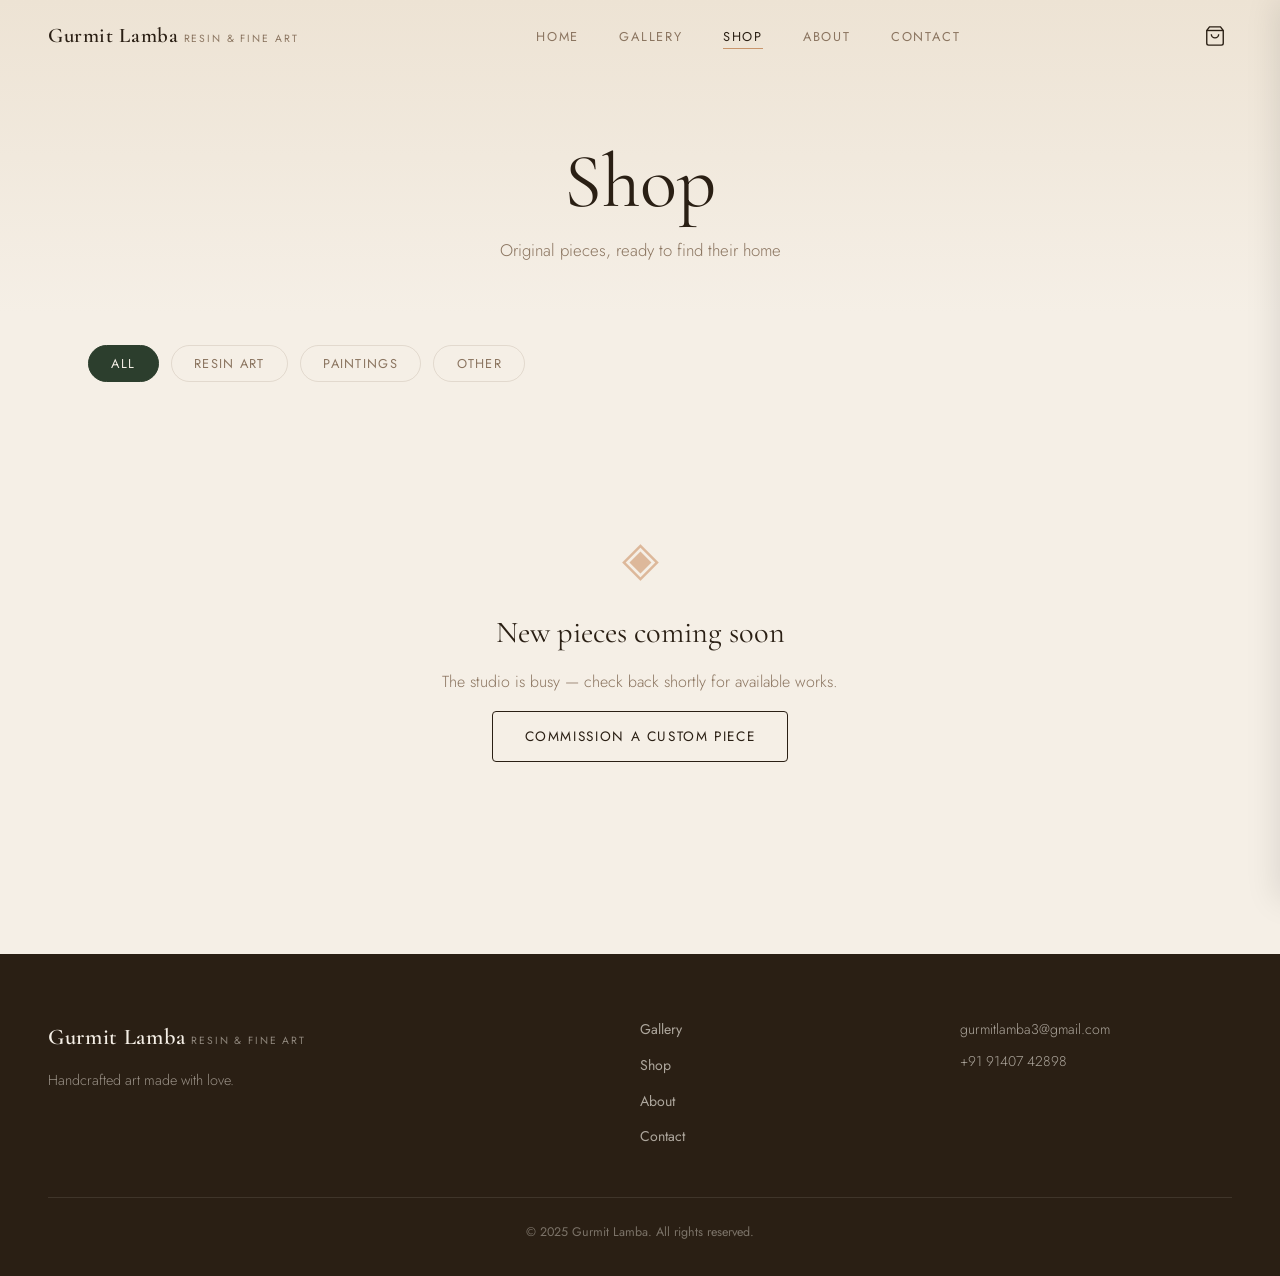
<file: shop.html>
<!DOCTYPE html>
<html lang="en">
<head>
  <meta charset="UTF-8" />
  <meta name="viewport" content="width=device-width, initial-scale=1.0" />
  <title>Shop — Gurmit Lamba Art</title>
  <link rel="stylesheet" href="css/style.css" />
  <link rel="preconnect" href="https://fonts.googleapis.com" />
  <link href="https://fonts.googleapis.com/css2?family=Cormorant+Garamond:ital,wght@0,300;0,400;0,600;1,300;1,400&family=Jost:wght@200;300;400;500&display=swap" rel="stylesheet" />
</head>
<body>
  <nav class="navbar" id="navbar">
    <div class="nav-logo">
      <a href="index.html" style="text-decoration:none;color:inherit">
        <span class="logo-main">Gurmit Lamba</span>
        <span class="logo-sub">Resin & Fine Art</span>
      </a>
    </div>
    <ul class="nav-links" id="navLinks">
      <li><a href="index.html">Home</a></li>
      <li><a href="gallery.html">Gallery</a></li>
      <li><a href="shop.html" class="active">Shop</a></li>
      <li><a href="about.html">About</a></li>
      <li><a href="contact.html">Contact</a></li>
    </ul>
    <button class="nav-cart" onclick="openCart()">
      <svg viewBox="0 0 24 24" fill="none" stroke="currentColor" stroke-width="1.5"><path d="M6 2L3 6v14a2 2 0 002 2h14a2 2 0 002-2V6l-3-4z"/><line x1="3" y1="6" x2="21" y2="6"/><path d="M16 10a4 4 0 01-8 0"/></svg>
      <span class="cart-count" id="cartCount">0</span>
    </button>
    <button class="hamburger" id="hamburger" onclick="toggleMenu()">
      <span></span><span></span><span></span>
    </button>
  </nav>

  <section class="page-header">
    <h1>Shop</h1>
    <p>Original pieces, ready to find their home</p>
  </section>

  <section class="shop-section section">
    <div class="shop-filters">
      <button class="filter-btn active" onclick="filterProducts('all', this)">All</button>
      <button class="filter-btn" onclick="filterProducts('resin', this)">Resin Art</button>
      <button class="filter-btn" onclick="filterProducts('painting', this)">Paintings</button>
      <button class="filter-btn" onclick="filterProducts('other', this)">Other</button>
    </div>
    <div class="shop-grid" id="shopGrid">
      <div class="shop-empty" id="shopEmpty">
        <div class="empty-icon">◈</div>
        <h3>New pieces coming soon</h3>
        <p>The studio is busy — check back shortly for available works.</p>
        <a href="contact.html" class="btn-outline">Commission a Custom Piece</a>
      </div>
    </div>
  </section>

  <footer class="footer">
    <div class="footer-inner">
      <div class="footer-brand">
        <span class="logo-main">Gurmit Lamba</span>
        <span class="logo-sub">Resin & Fine Art</span>
        <p>Handcrafted art made with love.</p>
      </div>
      <div class="footer-links">
        <a href="gallery.html">Gallery</a>
        <a href="shop.html">Shop</a>
        <a href="about.html">About</a>
        <a href="contact.html">Contact</a>
      </div>
      <div class="footer-contact">
        <p>gurmitlamba3@gmail.com</p>
        <p>+91 91407 42898</p>
      </div>
    </div>
    <div class="footer-copy">© 2025 Gurmit Lamba. All rights reserved.</div>
  </footer>

  <div class="cart-overlay" id="cartOverlay" onclick="closeCart()"></div>
  <div class="cart-drawer" id="cartDrawer">
    <div class="cart-header">
      <h3>Your Cart</h3>
      <button onclick="closeCart()">✕</button>
    </div>
    <div class="cart-items" id="cartItems"></div>
    <div class="cart-footer" id="cartFooter" style="display:none">
      <div class="cart-total">
        <span>Total</span>
        <span id="cartTotal">₹0</span>
      </div>
      <button class="btn-primary full-width" onclick="openCheckout()">Proceed to Checkout</button>
    </div>
  </div>

  <div class="modal-overlay" id="checkoutOverlay" onclick="closeCheckoutModal(event)">
    <div class="checkout-modal" onclick="event.stopPropagation()">
      <button class="modal-close" onclick="closeCheckoutModal()">✕</button>
      <h3>Complete Your Order</h3>
      <div class="checkout-form">
        <div class="form-group">
          <label>Full Name *</label>
          <input type="text" id="buyerName" placeholder="Your name" />
        </div>
        <div class="form-group">
          <label>Email *</label>
          <input type="email" id="buyerEmail" placeholder="your@email.com" />
        </div>
        <div class="form-group">
          <label>Phone</label>
          <input type="tel" id="buyerPhone" placeholder="+91 XXXXX XXXXX" />
        </div>
        <div class="form-group">
          <label>Shipping Address *</label>
          <textarea id="buyerAddress" rows="3" placeholder="Full delivery address"></textarea>
        </div>
        <div class="form-group">
          <label>Note for Artist</label>
          <textarea id="buyerNote" rows="2" placeholder="Any special instructions..."></textarea>
        </div>
        <div class="checkout-order-summary" id="checkoutSummary"></div>
        <button class="btn-primary full-width" onclick="placeOrder()">Place Order & Send Invoice</button>
        <p class="checkout-note">An invoice will be emailed to both you and the artist. Payment details will follow.</p>
      </div>
    </div>
  </div>

  <div class="modal-overlay" id="productOverlay" onclick="closeProductModal(event)">
    <div class="product-modal" onclick="event.stopPropagation()">
      <button class="modal-close" onclick="closeProductModal()">✕</button>
      <div class="product-modal-inner" id="productModalInner"></div>
    </div>
  </div>

  <script src="js/db.js"></script>
  <script src="js/cart.js"></script>
  <script src="js/main.js"></script>

  <script>
    let allShopProducts = [];

    document.addEventListener('DOMContentLoaded', async () => {
      // 1. Fetch products using your working cloud engine function
      if (typeof getProducts === 'function') {
        allShopProducts = await getProducts();
      } else {
        console.error("Database connection function 'getProducts' is missing.");
        return;
      }
      
      // 2. Initial presentation of all live works
      renderShopGrid(allShopProducts);
    });

    function renderShopGrid(productsList) {
      const grid = document.getElementById('shopGrid');
      const empty = document.getElementById('shopEmpty');
      if (!grid) return;

      // Clean out existing product cards, but leave the shopEmpty node untouched
      const activeCards = grid.querySelectorAll('.product-card');
      activeCards.forEach(card => card.remove());

      // 3. Toggle empty layout if zero records returned
      if (productsList.length === 0) {
        if (empty) empty.style.display = 'flex';
        return;
      }
      if (empty) empty.style.display = 'none';

      // 4. Inject matching products using the unified global components layout
      productsList.forEach(product => {
        grid.appendChild(createProductCard(product));
      });
    }

    // 5. Category routing handler tied directly to button filter triggers
    function filterProducts(category, buttonElement) {
      const filterButtons = document.querySelectorAll('.filter-btn');
      filterButtons.forEach(btn => btn.classList.remove('active'));
      
      if (buttonElement) {
        buttonElement.classList.add('active');
      }

      if (!category || category === 'all') {
        renderShopGrid(allShopProducts);
      } else {
        const filteredData = allShopProducts.filter(p => p.category === category);
        renderShopGrid(filteredData);
      }
    }
  </script>
</body>
</html>
</file>
<file: css/style.css>
/* ============================================================
   GURMIT LAMBA ART — MAIN STYLESHEET
   Aesthetic: Warm luxury gallery — cream, amber, deep forest
   Fonts: Cormorant Garamond (display) + Jost (body)
   ============================================================ */

:root {
  --cream:        #F5EFE6;
  --cream-dark:   #EDE3D4;
  --amber:        #C8956C;
  --amber-light:  #DDB89A;
  --amber-deep:   #A3704A;
  --forest:       #2C3E2D;
  --forest-light: #3D5240;
  --gold:         #C9A84C;
  --gold-light:   #E8CB7A;
  --text:         #2A1F14;
  --text-muted:   #8B7560;
  --white:        #FDFAF6;
  --border:       rgba(139, 117, 96, 0.18);
  --shadow:       0 8px 40px rgba(44, 31, 20, 0.10);
  --shadow-lg:    0 20px 60px rgba(44, 31, 20, 0.16);

  --font-display: 'Cormorant Garamond', Georgia, serif;
  --font-body:    'Jost', sans-serif;

  --nav-h:        72px;
  --radius:       4px;
  --radius-lg:    12px;
  --transition:   0.32s cubic-bezier(0.4, 0, 0.2, 1);
}

/* ── RESET ───────────────────────────────────────── */
*, *::before, *::after { box-sizing: border-box; margin: 0; padding: 0; }
html { scroll-behavior: smooth; font-size: 16px; }
body {
  font-family: var(--font-body);
  background: var(--cream);
  color: var(--text);
  line-height: 1.7;
  overflow-x: hidden;
}
a { color: inherit; text-decoration: none; }
img { max-width: 100%; display: block; }
button { cursor: pointer; border: none; background: none; font-family: var(--font-body); }
input, textarea, select {
  font-family: var(--font-body);
  font-size: 0.95rem;
  width: 100%;
  border: 1.5px solid var(--border);
  border-radius: var(--radius);
  background: var(--white);
  color: var(--text);
  padding: 0.75rem 1rem;
  transition: border-color var(--transition);
  outline: none;
}
input:focus, textarea:focus, select:focus { border-color: var(--amber); }
textarea { resize: vertical; }

/* ── TYPOGRAPHY ──────────────────────────────────── */
h1, h2, h3, h4 { font-family: var(--font-display); font-weight: 400; line-height: 1.2; }
h1 { font-size: clamp(2.8rem, 6vw, 5rem); }
h2 { font-size: clamp(2rem, 4vw, 3rem); }
h3 { font-size: clamp(1.4rem, 2.5vw, 1.9rem); }
h4 { font-size: 1.2rem; }
em { font-style: italic; color: var(--amber-deep); }
p { color: var(--text-muted); font-weight: 300; }

/* ── BUTTONS ─────────────────────────────────────── */
.btn-primary {
  display: inline-flex; align-items: center; justify-content: center;
  background: var(--forest);
  color: var(--cream);
  padding: 0.8rem 2rem;
  border-radius: var(--radius);
  font-family: var(--font-body);
  font-size: 0.85rem;
  font-weight: 400;
  letter-spacing: 0.12em;
  text-transform: uppercase;
  transition: all var(--transition);
  border: 1.5px solid var(--forest);
  cursor: pointer;
}
.btn-primary:hover {
  background: var(--amber-deep);
  border-color: var(--amber-deep);
  transform: translateY(-1px);
  box-shadow: 0 6px 20px rgba(163, 112, 74, 0.35);
}
.btn-outline {
  display: inline-flex; align-items: center; justify-content: center;
  background: transparent;
  color: var(--text);
  padding: 0.8rem 2rem;
  border-radius: var(--radius);
  font-size: 0.85rem;
  font-weight: 400;
  letter-spacing: 0.12em;
  text-transform: uppercase;
  transition: all var(--transition);
  border: 1.5px solid var(--text);
  cursor: pointer;
}
.btn-outline:hover {
  background: var(--text);
  color: var(--cream);
  transform: translateY(-1px);
}
.full-width { width: 100%; }

/* ── NAVBAR ──────────────────────────────────────── */
.navbar {
  position: fixed; top: 0; left: 0; right: 0;
  z-index: 100;
  height: var(--nav-h);
  display: flex; align-items: center; justify-content: space-between;
  padding: 0 3rem;
  background: transparent;
  transition: all var(--transition);
}
.navbar.scrolled {
  background: rgba(245, 239, 230, 0.95);
  backdrop-filter: blur(12px);
  box-shadow: 0 1px 0 var(--border);
}
.nav-logo { display: flex; flex-direction: column; gap: 1px; }
.logo-main {
  font-family: var(--font-display);
  font-size: 1.3rem;
  font-weight: 600;
  letter-spacing: 0.03em;
  color: var(--text);
}
.logo-sub {
  font-size: 0.65rem;
  letter-spacing: 0.18em;
  text-transform: uppercase;
  color: var(--text-muted);
}
.nav-links { display: flex; gap: 2.5rem; list-style: none; }
.nav-links a {
  font-size: 0.8rem;
  letter-spacing: 0.14em;
  text-transform: uppercase;
  color: var(--text-muted);
  transition: color var(--transition);
  position: relative;
}
.nav-links a::after {
  content: '';
  position: absolute; bottom: -3px; left: 0; right: 0;
  height: 1px;
  background: var(--amber);
  transform: scaleX(0);
  transition: transform var(--transition);
}
.nav-links a:hover, .nav-links a.active { color: var(--text); }
.nav-links a:hover::after, .nav-links a.active::after { transform: scaleX(1); }
.nav-cart {
  position: relative; display: flex; align-items: center;
  color: var(--text); padding: 6px;
}
.nav-cart svg { width: 22px; height: 22px; }
.cart-count {
  position: absolute; top: 0; right: 0;
  background: var(--amber); color: var(--white);
  width: 16px; height: 16px; border-radius: 50%;
  font-size: 0.6rem; display: flex; align-items: center; justify-content: center;
  font-weight: 500;
}
.hamburger {
  display: none; flex-direction: column; gap: 5px; padding: 4px;
}
.hamburger span { display: block; width: 22px; height: 1.5px; background: var(--text); transition: var(--transition); }

/* ── SECTIONS ────────────────────────────────────── */
.section { padding: 6rem 3rem; max-width: 1200px; margin: 0 auto; }
.section-header { text-align: center; margin-bottom: 3.5rem; }
.section-tag {
  display: inline-block;
  font-size: 0.72rem;
  letter-spacing: 0.22em;
  text-transform: uppercase;
  color: var(--amber);
  border-bottom: 1px solid var(--amber-light);
  padding-bottom: 4px;
  margin-bottom: 1rem;
}

/* ── HERO ────────────────────────────────────────── */
.hero {
  min-height: 100vh;
  display: flex; align-items: center;
  position: relative; overflow: hidden;
  background: var(--cream);
  padding: 0 3rem;
}
.hero-bg {
  position: absolute; inset: 0; z-index: 0;
  pointer-events: none;
}
.hero-orb {
  position: absolute; border-radius: 50%;
  filter: blur(80px); opacity: 0.5;
  animation: orbFloat 12s ease-in-out infinite alternate;
}
.orb1 {
  width: 500px; height: 500px;
  background: radial-gradient(circle, #DDB89A55, transparent);
  top: -10%; right: -5%;
  animation-duration: 14s;
}
.orb2 {
  width: 350px; height: 350px;
  background: radial-gradient(circle, #C9A84C33, transparent);
  bottom: 5%; left: 10%;
  animation-duration: 10s;
  animation-delay: -3s;
}
.orb3 {
  width: 250px; height: 250px;
  background: radial-gradient(circle, #2C3E2D22, transparent);
  top: 40%; left: 50%;
  animation-duration: 16s;
  animation-delay: -6s;
}
@keyframes orbFloat {
  0%   { transform: translate(0, 0) scale(1); }
  100% { transform: translate(30px, -20px) scale(1.1); }
}
.hero-content {
  position: relative; z-index: 1;
  max-width: 680px;
  animation: heroReveal 1.2s ease forwards;
}
@keyframes heroReveal {
  from { opacity: 0; transform: translateY(30px); }
  to   { opacity: 1; transform: translateY(0); }
}
.hero-label {
  font-size: 0.75rem;
  letter-spacing: 0.22em;
  text-transform: uppercase;
  color: var(--amber);
  margin-bottom: 1.5rem;
}
.hero-title {
  font-size: clamp(3.5rem, 8vw, 6.5rem);
  line-height: 1.05;
  margin-bottom: 1.5rem;
  font-weight: 300;
}
.hero-desc {
  font-size: 1.05rem;
  max-width: 480px;
  margin-bottom: 2.5rem;
  color: var(--text-muted);
}
.hero-actions { display: flex; gap: 1rem; flex-wrap: wrap; }
.hero-scroll-indicator {
  position: absolute; bottom: 2.5rem; left: 3rem;
  display: flex; align-items: center; gap: 1rem;
  font-size: 0.7rem; letter-spacing: 0.18em; text-transform: uppercase;
  color: var(--text-muted);
}
.scroll-line {
  width: 60px; height: 1px; background: var(--amber-light);
  position: relative; overflow: hidden;
}
.scroll-line::after {
  content: '';
  position: absolute; inset: 0;
  background: var(--amber);
  animation: scrollSlide 2s ease-in-out infinite;
}
@keyframes scrollSlide {
  0%   { transform: translateX(-100%); }
  100% { transform: translateX(100%); }
}

/* ── PAGE HEADER ─────────────────────────────────── */
.page-header {
  padding-top: calc(var(--nav-h) + 4rem);
  padding-bottom: 3rem;
  text-align: center;
  background: linear-gradient(to bottom, var(--cream-dark), var(--cream));
}
.page-header h1 { margin-bottom: 0.5rem; }
.page-header p { color: var(--text-muted); font-size: 1.05rem; }

/* ── FEATURED GRID ───────────────────────────────── */
.featured { padding-top: 2rem; }
.featured-grid {
  display: grid;
  grid-template-columns: repeat(auto-fill, minmax(280px, 1fr));
  gap: 1.5rem;
  margin-bottom: 3rem;
}
.featured-empty {
  grid-column: 1/-1;
  text-align: center;
  padding: 4rem;
  color: var(--text-muted);
  display: flex; flex-direction: column; align-items: center; gap: 1.5rem;
}
.section-cta { text-align: center; margin-top: 2rem; }

/* ── PRODUCT CARD ─────────────────────────────────── */
.product-card {
  background: var(--white);
  border-radius: var(--radius-lg);
  overflow: hidden;
  box-shadow: var(--shadow);
  transition: all var(--transition);
  cursor: pointer;
}
.product-card:hover { transform: translateY(-6px); box-shadow: var(--shadow-lg); }
.product-card-img {
  width: 100%; aspect-ratio: 4/5;
  object-fit: cover;
  background: var(--cream-dark);
  display: flex; align-items: center; justify-content: center;
  position: relative; overflow: hidden;
}
.product-card-img img {
  width: 100%; height: 100%; object-fit: cover;
  transition: transform 0.6s ease;
}
.product-card:hover .product-card-img img { transform: scale(1.06); }
.product-card-img .no-img {
  font-size: 3rem; color: var(--amber-light);
  display: flex; align-items: center; justify-content: center;
  width: 100%; height: 100%;
}
.product-status {
  position: absolute; top: 12px; left: 12px;
  font-size: 0.65rem; letter-spacing: 0.14em; text-transform: uppercase;
  padding: 4px 10px;
  border-radius: 20px;
  font-weight: 500;
}
.status-available { background: var(--forest); color: var(--cream); }
.status-sold      { background: var(--text-muted); color: var(--white); }
.status-reserved  { background: var(--amber); color: var(--white); }
.status-custom    { background: var(--gold); color: var(--text); }
.product-card-body { padding: 1.25rem; }
.product-card-category {
  font-size: 0.65rem;
  letter-spacing: 0.16em;
  text-transform: uppercase;
  color: var(--amber);
  margin-bottom: 0.4rem;
}
.product-card-title {
  font-family: var(--font-display);
  font-size: 1.2rem;
  margin-bottom: 0.5rem;
  line-height: 1.3;
}
.product-card-size {
  font-size: 0.78rem;
  color: var(--text-muted);
  margin-bottom: 0.75rem;
}
.product-card-footer { display: flex; align-items: center; justify-content: space-between; }
.product-price {
  font-family: var(--font-display);
  font-size: 1.35rem;
  color: var(--amber-deep);
}
.add-to-cart-btn {
  background: var(--forest);
  color: var(--white);
  width: 36px; height: 36px; border-radius: 50%;
  display: flex; align-items: center; justify-content: center;
  transition: all var(--transition);
  font-size: 1.2rem;
}
.add-to-cart-btn:hover { background: var(--amber-deep); transform: scale(1.1); }
.add-to-cart-btn.sold-out {
  background: var(--cream-dark); color: var(--text-muted);
  cursor: default; pointer-events: none;
}

/* ── PROCESS STRIP ───────────────────────────────── */
.process-strip {
  background: var(--forest);
  padding: 4rem 3rem;
}
.process-inner {
  max-width: 1100px; margin: 0 auto;
  display: flex; align-items: center;
  gap: 0;
}
.process-step {
  flex: 1; text-align: center; padding: 1rem 2rem;
}
.process-icon {
  font-size: 1.6rem; margin-bottom: 1rem;
  color: var(--gold-light);
}
.process-step h4 {
  color: var(--cream);
  font-family: var(--font-display);
  margin-bottom: 0.5rem;
  font-size: 1.1rem;
}
.process-step p { color: rgba(245,239,230,0.65); font-size: 0.88rem; }
.process-divider {
  width: 1px; height: 80px;
  background: rgba(245,239,230,0.15);
  flex-shrink: 0;
}

/* ── ABOUT TEASER ─────────────────────────────────── */
.about-teaser {
  display: grid;
  grid-template-columns: 1fr 1fr;
  gap: 5rem; align-items: center;
}
.about-text h2 { margin-bottom: 1rem; }
.about-text p { margin-bottom: 1.5rem; max-width: 420px; }
.about-visual { display: flex; justify-content: center; align-items: center; }
.about-blob {
  width: 340px; height: 340px;
  background: conic-gradient(from 135deg at 50% 50%, var(--amber-light), var(--gold), var(--amber-deep), var(--amber-light));
  border-radius: 60% 40% 55% 45% / 45% 55% 40% 60%;
  display: flex; align-items: center; justify-content: center;
  animation: blobMorph 8s ease-in-out infinite;
  position: relative;
}
.about-blob.large { width: 380px; height: 380px; }
@keyframes blobMorph {
  0%, 100% { border-radius: 60% 40% 55% 45% / 45% 55% 40% 60%; }
  33%       { border-radius: 40% 60% 45% 55% / 55% 40% 60% 45%; }
  66%       { border-radius: 55% 45% 40% 60% / 60% 45% 55% 40%; }
}
.blob-inner { text-align: center; color: var(--white); z-index: 1; }
.blob-symbol { font-size: 2rem; margin-bottom: 0.5rem; }
.blob-text {
  font-family: var(--font-display);
  font-size: 1.1rem;
  line-height: 1.4;
  color: rgba(255,255,255,0.9);
}

/* ── CONTACT STRIP ───────────────────────────────── */
.contact-strip {
  background: var(--cream-dark);
  border-top: 1px solid var(--border);
  border-bottom: 1px solid var(--border);
  padding: 4rem 3rem;
  text-align: center;
}
.contact-strip h3 { font-size: 2rem; margin-bottom: 0.75rem; }
.contact-strip p { margin-bottom: 2rem; }
.contact-strip-actions { display: flex; gap: 1.5rem; justify-content: center; flex-wrap: wrap; align-items: center; }
.contact-phone {
  display: flex; align-items: center; gap: 0.5rem;
  font-size: 1.05rem; color: var(--text);
  font-family: var(--font-display);
  transition: color var(--transition);
}
.contact-phone svg { width: 18px; height: 18px; }
.contact-phone:hover { color: var(--amber-deep); }

/* ── FOOTER ──────────────────────────────────────── */
.footer {
  background: var(--text);
  color: var(--cream);
  padding: 4rem 3rem 2rem;
}
.footer-inner {
  max-width: 1200px; margin: 0 auto;
  display: grid;
  grid-template-columns: 2fr 1fr 1fr;
  gap: 3rem;
  margin-bottom: 3rem;
}
.footer-brand .logo-main { color: var(--cream); font-size: 1.4rem; }
.footer-brand .logo-sub { color: rgba(245,239,230,0.5); }
.footer-brand p { color: rgba(245,239,230,0.55); margin-top: 0.75rem; font-size: 0.9rem; }
.footer-links { display: flex; flex-direction: column; gap: 0.75rem; }
.footer-links a { color: rgba(245,239,230,0.65); font-size: 0.88rem; transition: color var(--transition); }
.footer-links a:hover { color: var(--amber-light); }
.footer-contact p { color: rgba(245,239,230,0.65); font-size: 0.88rem; margin-bottom: 0.5rem; }
.footer-copy {
  max-width: 1200px; margin: 0 auto;
  border-top: 1px solid rgba(245,239,230,0.1);
  padding-top: 1.5rem;
  font-size: 0.78rem;
  color: rgba(245,239,230,0.4);
  text-align: center;
}

/* ── SHOP PAGE ───────────────────────────────────── */
.shop-section { padding-top: 2rem; }
.shop-filters {
  display: flex; gap: 0.75rem;
  margin-bottom: 2.5rem; flex-wrap: wrap;
}
.filter-btn {
  padding: 0.5rem 1.4rem;
  border-radius: 20px;
  border: 1.5px solid var(--border);
  font-size: 0.8rem; letter-spacing: 0.1em;
  text-transform: uppercase; font-family: var(--font-body);
  color: var(--text-muted);
  transition: all var(--transition); cursor: pointer;
  background: transparent;
}
.filter-btn.active, .filter-btn:hover {
  background: var(--forest);
  border-color: var(--forest);
  color: var(--cream);
}
.shop-grid {
  display: grid;
  grid-template-columns: repeat(auto-fill, minmax(260px, 1fr));
  gap: 1.5rem;
}
.shop-empty {
  grid-column: 1/-1;
  text-align: center; padding: 6rem 2rem;
  display: flex; flex-direction: column; align-items: center; gap: 1rem;
}
.empty-icon { font-size: 3rem; color: var(--amber-light); display: block; }

/* ── PRODUCT DETAIL MODAL ─────────────────────────── */
.product-modal {
  background: var(--white);
  border-radius: var(--radius-lg);
  max-width: 820px; width: 90vw;
  max-height: 88vh; overflow-y: auto;
  padding: 2.5rem;
  position: relative;
  animation: modalIn 0.3s ease;
}
.product-modal-inner {
  display: grid; grid-template-columns: 1fr 1fr; gap: 2.5rem;
}
.product-modal-gallery img {
  width: 100%; border-radius: var(--radius);
  aspect-ratio: 4/5; object-fit: cover;
  background: var(--cream-dark);
}
.product-modal-info { padding-top: 0.5rem; }
.product-modal-info .section-tag { margin-bottom: 0.5rem; display: block; }
.product-modal-info h2 { margin-bottom: 0.75rem; }
.product-modal-price {
  font-family: var(--font-display);
  font-size: 2rem;
  color: var(--amber-deep);
  margin-bottom: 1.5rem;
}
.product-modal-info p { margin-bottom: 1rem; }
.product-meta { margin-bottom: 1.5rem; }
.product-meta-row {
  display: flex; justify-content: space-between;
  padding: 0.5rem 0;
  border-bottom: 1px solid var(--border);
  font-size: 0.88rem;
}
.product-meta-row span:first-child { color: var(--text-muted); }
.product-meta-row span:last-child { font-weight: 500; }

/* ── GALLERY PAGE ────────────────────────────────── */
.gallery-section { padding-top: 2rem; }
.gallery-grid {
  columns: 3; column-gap: 1.25rem;
}
.gallery-item {
  break-inside: avoid;
  margin-bottom: 1.25rem;
  border-radius: var(--radius);
  overflow: hidden;
  cursor: pointer;
  position: relative;
}
.gallery-item img {
  width: 100%; display: block;
  transition: transform 0.6s ease;
}
.gallery-item:hover img { transform: scale(1.04); }
.gallery-item-overlay {
  position: absolute; inset: 0;
  background: linear-gradient(to top, rgba(44,31,20,0.75) 0%, transparent 50%);
  opacity: 0; transition: opacity var(--transition);
  display: flex; align-items: flex-end;
  padding: 1.25rem;
}
.gallery-item:hover .gallery-item-overlay { opacity: 1; }
.gallery-item-title { color: var(--white); font-family: var(--font-display); font-size: 1.1rem; }

/* ── LIGHTBOX ────────────────────────────────────── */
.lightbox {
  position: fixed; inset: 0; z-index: 200;
  background: rgba(0,0,0,0.92);
  display: none; align-items: center; justify-content: center;
}
.lightbox.open { display: flex; }
.lightbox-close {
  position: absolute; top: 1.5rem; right: 1.5rem;
  color: white; font-size: 1.5rem; cursor: pointer;
  background: rgba(255,255,255,0.1);
  width: 44px; height: 44px; border-radius: 50%;
  display: flex; align-items: center; justify-content: center;
  transition: background var(--transition);
}
.lightbox-close:hover { background: rgba(255,255,255,0.2); }
.lightbox-content { max-width: 90vw; max-height: 85vh; text-align: center; }
.lightbox-content img { max-height: 80vh; object-fit: contain; border-radius: var(--radius); }
.lightbox-caption { color: rgba(255,255,255,0.7); margin-top: 1rem; font-family: var(--font-display); font-size: 1.1rem; }

/* ── ABOUT FULL ──────────────────────────────────── */
.about-full-grid {
  display: grid; grid-template-columns: 1fr 1.2fr; gap: 6rem;
  align-items: center; margin-bottom: 6rem;
}
.about-full-text h2 { margin-bottom: 1rem; }
.about-full-text p { margin-bottom: 1rem; max-width: 480px; }
.about-stats {
  display: flex; gap: 2.5rem; margin-top: 2rem;
}
.stat { text-align: center; }
.stat-num {
  display: block;
  font-family: var(--font-display);
  font-size: 2rem; color: var(--amber-deep);
  margin-bottom: 0.25rem;
}
.stat-label { font-size: 0.72rem; letter-spacing: 0.14em; text-transform: uppercase; color: var(--text-muted); }
.process-timeline {
  display: grid; grid-template-columns: repeat(2, 1fr); gap: 2.5rem;
  margin-top: 2rem;
}
.timeline-item { display: flex; gap: 1.5rem; }
.timeline-num {
  font-family: var(--font-display); font-size: 2.5rem;
  color: var(--amber-light); font-weight: 300;
  flex-shrink: 0; line-height: 1;
}
.timeline-content h4 { margin-bottom: 0.5rem; }
.timeline-content p { font-size: 0.9rem; }

/* ── CONTACT PAGE ────────────────────────────────── */
.contact-grid {
  display: grid; grid-template-columns: 1fr 1.2fr; gap: 6rem;
  align-items: start;
}
.contact-info h2 { margin-bottom: 1rem; }
.contact-info > p { margin-bottom: 2.5rem; max-width: 360px; }
.contact-details { display: flex; flex-direction: column; gap: 1.5rem; }
.contact-detail-item { display: flex; gap: 1rem; align-items: flex-start; }
.detail-icon { flex-shrink: 0; width: 40px; height: 40px;
  background: var(--cream-dark); border-radius: 50%;
  display: flex; align-items: center; justify-content: center;
}
.detail-icon svg { width: 18px; height: 18px; color: var(--amber-deep); }
.contact-detail-item h4 { font-family: var(--font-display); font-size: 1rem; margin-bottom: 0.25rem; }
.contact-detail-item a { color: var(--amber-deep); font-size: 0.95rem; }
.contact-form-wrapper { background: var(--white); padding: 2.5rem; border-radius: var(--radius-lg); box-shadow: var(--shadow); }
.contact-form .form-group { margin-bottom: 1.25rem; }
.contact-form label { display: block; font-size: 0.8rem; letter-spacing: 0.1em; text-transform: uppercase; color: var(--text-muted); margin-bottom: 0.5rem; }
.form-success { display: flex; flex-direction: column; align-items: center; gap: 1rem; padding: 2rem; text-align: center; }
.success-icon { width: 56px; height: 56px; border-radius: 50%; background: var(--forest); color: var(--cream); font-size: 1.4rem; display: flex; align-items: center; justify-content: center; }

/* ── CART DRAWER ──────────────────────────────────── */
.cart-overlay {
  position: fixed; inset: 0; background: rgba(0,0,0,0.4);
  z-index: 150; opacity: 0; pointer-events: none;
  transition: opacity var(--transition);
}
.cart-overlay.open { opacity: 1; pointer-events: all; }
.cart-drawer {
  position: fixed; right: 0; top: 0; bottom: 0;
  width: min(420px, 100vw);
  background: var(--white);
  z-index: 151;
  transform: translateX(100%);
  transition: transform var(--transition);
  display: flex; flex-direction: column;
  box-shadow: -4px 0 30px rgba(0,0,0,0.1);
}
.cart-drawer.open { transform: translateX(0); }
.cart-header {
  display: flex; align-items: center; justify-content: space-between;
  padding: 1.5rem 1.75rem;
  border-bottom: 1px solid var(--border);
}
.cart-header h3 { font-family: var(--font-display); font-size: 1.5rem; }
.cart-header button { font-size: 1.2rem; color: var(--text-muted); transition: color var(--transition); }
.cart-header button:hover { color: var(--text); }
.cart-items { flex: 1; overflow-y: auto; padding: 1.5rem 1.75rem; }
.cart-item {
  display: flex; gap: 1rem; align-items: center;
  padding: 1rem 0; border-bottom: 1px solid var(--border);
}
.cart-item-img {
  width: 70px; height: 70px; border-radius: var(--radius);
  object-fit: cover; background: var(--cream-dark); flex-shrink: 0;
}
.cart-item-info { flex: 1; }
.cart-item-name { font-family: var(--font-display); font-size: 1rem; line-height: 1.3; margin-bottom: 0.3rem; }
.cart-item-price { color: var(--amber-deep); font-size: 0.95rem; }
.cart-item-remove { color: var(--text-muted); font-size: 0.9rem; transition: color var(--transition); }
.cart-item-remove:hover { color: #cc3333; }
.cart-empty { text-align: center; padding: 3rem 1rem; color: var(--text-muted); }
.cart-footer { padding: 1.5rem 1.75rem; border-top: 1px solid var(--border); }
.cart-total {
  display: flex; justify-content: space-between; align-items: center;
  margin-bottom: 1rem;
  font-family: var(--font-display); font-size: 1.3rem;
}

/* ── CHECKOUT & MODALS ───────────────────────────── */
.modal-overlay {
  position: fixed; inset: 0;
  background: rgba(0,0,0,0.55);
  z-index: 200;
  display: none; align-items: center; justify-content: center;
  padding: 2rem;
}
.modal-overlay.open { display: flex; }
.checkout-modal {
  background: var(--white);
  border-radius: var(--radius-lg);
  max-width: 560px; width: 100%;
  max-height: 88vh; overflow-y: auto;
  padding: 2.5rem;
  position: relative;
  animation: modalIn 0.3s ease;
}
@keyframes modalIn {
  from { opacity: 0; transform: scale(0.96) translateY(10px); }
  to   { opacity: 1; transform: scale(1) translateY(0); }
}
.modal-close {
  position: absolute; top: 1rem; right: 1rem;
  width: 32px; height: 32px; border-radius: 50%;
  background: var(--cream-dark); color: var(--text);
  display: flex; align-items: center; justify-content: center;
  font-size: 0.9rem; transition: background var(--transition);
}
.modal-close:hover { background: var(--border); }
.checkout-modal h3 { font-family: var(--font-display); font-size: 1.6rem; margin-bottom: 1.75rem; }
.checkout-form .form-group { margin-bottom: 1.1rem; }
.checkout-form label { display: block; font-size: 0.78rem; letter-spacing: 0.1em; text-transform: uppercase; color: var(--text-muted); margin-bottom: 0.4rem; }
.checkout-order-summary {
  background: var(--cream);
  border-radius: var(--radius);
  padding: 1rem;
  margin: 1.25rem 0;
}
.checkout-summary-row { display: flex; justify-content: space-between; padding: 0.4rem 0; font-size: 0.9rem; }
.checkout-summary-total { border-top: 1px solid var(--border); margin-top: 0.5rem; padding-top: 0.75rem; font-weight: 500; font-family: var(--font-display); font-size: 1.1rem; }
.checkout-note { font-size: 0.78rem; color: var(--text-muted); margin-top: 1rem; text-align: center; }

/* ── VIDEO SECTION ───────────────────────────────── */
.video-section { margin-top: 4rem; padding-top: 4rem; border-top: 1px solid var(--border); }
.video-grid { display: grid; grid-template-columns: repeat(auto-fill, minmax(300px, 1fr)); gap: 1.5rem; margin-top: 2rem; }
.video-card { background: var(--white); border-radius: var(--radius-lg); overflow: hidden; box-shadow: var(--shadow); }
.video-card video, .video-card iframe { width: 100%; aspect-ratio: 16/9; object-fit: cover; display: block; }
.video-card-body { padding: 1rem 1.25rem; }
.video-card-title { font-family: var(--font-display); font-size: 1.05rem; margin-bottom: 0.25rem; }
.video-card-desc { font-size: 0.85rem; color: var(--text-muted); }

/* ── FORM GROUPS GLOBAL ──────────────────────────── */
.form-group { margin-bottom: 1.25rem; }
.form-group label {
  display: block; font-size: 0.78rem;
  letter-spacing: 0.1em; text-transform: uppercase;
  color: var(--text-muted); margin-bottom: 0.5rem;
}

/* ── TOAST ───────────────────────────────────────── */
.toast {
  position: fixed; bottom: 2rem; left: 50%; transform: translateX(-50%);
  background: var(--forest); color: var(--cream);
  padding: 0.9rem 2rem; border-radius: 40px;
  font-size: 0.88rem; z-index: 300;
  animation: toastIn 0.3s ease, toastOut 0.3s ease 2.7s forwards;
  white-space: nowrap;
}
@keyframes toastIn { from { opacity:0; transform: translate(-50%, 12px); } to { opacity:1; transform: translate(-50%, 0); } }
@keyframes toastOut { from { opacity:1; } to { opacity:0; } }

/* ── RESPONSIVE ──────────────────────────────────── */
@media (max-width: 900px) {
  .navbar { padding: 0 1.5rem; }
  .nav-links { display: none; flex-direction: column; position: absolute; top: var(--nav-h); left: 0; right: 0; background: var(--cream); padding: 1.5rem; gap: 1.25rem; box-shadow: var(--shadow); }
  .nav-links.open { display: flex; }
  .hamburger { display: flex; }

  .hero { padding: 0 1.5rem; }
  .hero-scroll-indicator { display: none; }
  .section { padding: 4rem 1.5rem; }
  .process-strip { padding: 3rem 1.5rem; }
  .process-inner { flex-direction: column; }
  .process-divider { width: 80px; height: 1px; }
  .about-teaser { grid-template-columns: 1fr; gap: 2rem; }
  .about-visual { order: -1; }
  .about-blob { width: 260px; height: 260px; }
  .footer-inner { grid-template-columns: 1fr; gap: 2rem; }
  .gallery-grid { columns: 2; }
  .about-full-grid { grid-template-columns: 1fr; gap: 3rem; }
  .process-timeline { grid-template-columns: 1fr; }
  .contact-grid { grid-template-columns: 1fr; gap: 2.5rem; }
  .product-modal-inner { grid-template-columns: 1fr; }
  .footer { padding: 3rem 1.5rem 1.5rem; }
  .contact-strip { padding: 3rem 1.5rem; }
}

@media (max-width: 480px) {
  h1 { font-size: 2.6rem; }
  .gallery-grid { columns: 1; }
  .hero-actions { flex-direction: column; }
  .about-stats { gap: 1.5rem; flex-wrap: wrap; }
  .shop-grid { grid-template-columns: repeat(auto-fill, minmax(220px, 1fr)); }
}
</file>
<file: css/admin.css>
/* ============================================================
   ADMIN DASHBOARD — STYLES
   ============================================================ */

.admin-body {
  background: #F0EBE3;
  min-height: 100vh;
}

/* ── LOGIN ───────────────────────────────────────── */
.admin-login {
  min-height: 100vh;
  display: flex; align-items: center; justify-content: center;
  background: radial-gradient(ellipse at 60% 40%, #DDB89A22, transparent 55%),
              radial-gradient(ellipse at 20% 70%, #2C3E2D11, transparent 55%),
              var(--cream);
}
.login-card {
  background: var(--white);
  border-radius: var(--radius-lg);
  padding: 3rem;
  width: min(400px, 90vw);
  box-shadow: var(--shadow-lg);
}
.login-brand { text-align: center; margin-bottom: 2.5rem; }
.login-brand .logo-main { font-size: 1.6rem; }
.login-hint { font-size: 0.78rem; color: var(--text-muted); margin-top: 1rem; text-align: center; }
.login-hint code { background: var(--cream); padding: 2px 8px; border-radius: var(--radius); font-family: monospace; color: var(--amber-deep); }

/* ── DASHBOARD LAYOUT ────────────────────────────── */
.admin-dashboard {
  display: flex; min-height: 100vh;
}

/* ── SIDEBAR ─────────────────────────────────────── */
.admin-sidebar {
  width: 220px; flex-shrink: 0;
  background: var(--text);
  display: flex; flex-direction: column;
  padding: 0;
  position: sticky; top: 0; height: 100vh;
}
.sidebar-brand {
  padding: 1.75rem 1.5rem;
  border-bottom: 1px solid rgba(245,239,230,0.08);
  display: flex; flex-direction: column; gap: 3px;
}
.sidebar-brand .logo-main { color: var(--cream); }
.sidebar-brand .logo-sub { color: rgba(245,239,230,0.45); }
.sidebar-nav { flex: 1; padding: 1rem 0; }
.sidebar-link {
  display: flex; align-items: center; gap: 0.75rem;
  padding: 0.75rem 1.5rem;
  font-size: 0.82rem; letter-spacing: 0.08em; text-transform: uppercase;
  color: rgba(245,239,230,0.55);
  transition: all var(--transition);
  width: 100%; text-align: left; cursor: pointer;
  font-family: var(--font-body);
  text-decoration: none;
  border: none; background: none;
}
.sidebar-link svg { width: 17px; height: 17px; flex-shrink: 0; }
.sidebar-link:hover, .sidebar-link.active {
  color: var(--cream);
  background: rgba(245,239,230,0.07);
}
.sidebar-link.active { border-left: 2px solid var(--amber); }
.sidebar-footer {
  padding: 1rem 0;
  border-top: 1px solid rgba(245,239,230,0.08);
}
.logout-btn { color: rgba(245,239,230,0.45); }
.logout-btn:hover { color: #ff7777; background: rgba(255,80,80,0.08); }

/* ── MAIN CONTENT ────────────────────────────────── */
.admin-main {
  flex: 1; padding: 2.5rem;
  overflow-y: auto; min-width: 0;
}

/* ── TABS ────────────────────────────────────────── */
.admin-tab { display: none; }
.admin-tab.active { display: block; }
.tab-header {
  display: flex; align-items: center; justify-content: space-between;
  margin-bottom: 2rem;
}
.tab-header h2 {
  font-family: var(--font-display);
  font-size: 1.9rem; font-weight: 400;
}

/* ── ADMIN PRODUCTS GRID ──────────────────────────── */
.admin-products-grid {
  display: grid;
  grid-template-columns: repeat(auto-fill, minmax(260px, 1fr));
  gap: 1.25rem;
}
.admin-product-card {
  background: var(--white);
  border-radius: var(--radius-lg);
  overflow: hidden;
  box-shadow: var(--shadow);
  transition: box-shadow var(--transition);
}
.admin-product-card:hover { box-shadow: var(--shadow-lg); }
.admin-card-img {
  width: 100%; aspect-ratio: 4/3;
  object-fit: cover; background: var(--cream-dark);
  display: flex; align-items: center; justify-content: center;
  font-size: 2.5rem; color: var(--amber-light);
  position: relative; overflow: hidden;
}
.admin-card-img img { width: 100%; height: 100%; object-fit: cover; }
.admin-card-body { padding: 1.1rem; }
.admin-card-category {
  font-size: 0.65rem; letter-spacing: 0.14em;
  text-transform: uppercase; color: var(--amber);
  margin-bottom: 0.3rem;
}
.admin-card-title { font-family: var(--font-display); font-size: 1.1rem; margin-bottom: 0.5rem; }
.admin-card-prices {
  display: flex; gap: 1.25rem;
  margin-bottom: 0.75rem;
}
.admin-price-item { font-size: 0.8rem; }
.admin-price-item .pl { color: var(--text-muted); display: block; font-size: 0.68rem; letter-spacing: 0.1em; text-transform: uppercase; }
.admin-price-item .pv { color: var(--amber-deep); font-family: var(--font-display); font-size: 1.1rem; }
.admin-price-item .pv.cost { color: var(--text-muted); }
.admin-card-margin {
  font-size: 0.75rem; color: var(--text-muted);
  background: var(--cream); padding: 3px 8px; border-radius: 20px;
  display: inline-block; margin-bottom: 0.75rem;
}
.admin-card-margin span { color: #3a7d44; font-weight: 500; }
.admin-card-actions { display: flex; gap: 0.5rem; }
.admin-card-actions button {
  flex: 1; padding: 0.5rem;
  border-radius: var(--radius);
  font-size: 0.75rem; letter-spacing: 0.08em;
  text-transform: uppercase; cursor: pointer;
  transition: all var(--transition);
  font-family: var(--font-body);
}
.btn-edit {
  background: var(--cream); border: 1.5px solid var(--border);
  color: var(--text);
}
.btn-edit:hover { background: var(--cream-dark); }
.btn-delete {
  background: transparent; border: 1.5px solid #ffcccc;
  color: #cc4444;
}
.btn-delete:hover { background: #fff0f0; border-color: #cc4444; }

/* ── ADMIN FORM ──────────────────────────────────── */
.admin-form-card {
  background: var(--white);
  border-radius: var(--radius-lg);
  padding: 2.5rem;
  box-shadow: var(--shadow);
}
.admin-form-grid {
  display: grid; grid-template-columns: 1fr 1fr; gap: 2.5rem;
}
.form-col .form-group { margin-bottom: 1.25rem; }
.form-col label {
  display: block; font-size: 0.78rem;
  letter-spacing: 0.1em; text-transform: uppercase;
  color: var(--text-muted); margin-bottom: 0.5rem;
}
.admin-note { color: var(--text-muted); font-size: 0.7rem; text-transform: none; letter-spacing: 0; }
.form-actions {
  display: flex; justify-content: flex-end; gap: 1rem;
  margin-top: 2rem; padding-top: 1.5rem;
  border-top: 1px solid var(--border);
}

/* ── IMAGE UPLOAD ────────────────────────────────── */
.image-upload-area {
  border: 2px dashed var(--border);
  border-radius: var(--radius);
  padding: 2rem;
  text-align: center; cursor: pointer;
  transition: all var(--transition);
  background: var(--cream);
}
.image-upload-area:hover { border-color: var(--amber); background: rgba(200,149,108,0.05); }
.image-upload-area svg { width: 36px; height: 36px; color: var(--amber-light); margin: 0 auto 0.75rem; }
.image-upload-area p { color: var(--text); margin-bottom: 0.3rem; font-weight: 400; }
.image-upload-area span { font-size: 0.78rem; color: var(--text-muted); }
.image-previews {
  display: flex; flex-wrap: wrap; gap: 0.5rem; margin-top: 0.75rem;
}
.preview-thumb {
  position: relative; width: 80px; height: 80px;
  border-radius: var(--radius); overflow: hidden;
}
.preview-thumb img { width: 100%; height: 100%; object-fit: cover; }
.preview-thumb button {
  position: absolute; top: 2px; right: 2px;
  background: rgba(0,0,0,0.65); color: white;
  width: 20px; height: 20px; border-radius: 50%;
  font-size: 0.7rem; display: flex; align-items: center; justify-content: center;
  cursor: pointer;
}

/* ── TOGGLE ──────────────────────────────────────── */
.toggle-label { display: flex; align-items: center; gap: 0.75rem; cursor: pointer; }
.toggle-label input { display: none; }
.toggle-track {
  width: 44px; height: 24px; background: var(--cream-dark);
  border-radius: 12px; position: relative;
  transition: background var(--transition);
  flex-shrink: 0;
}
.toggle-thumb {
  position: absolute; top: 3px; left: 3px;
  width: 18px; height: 18px; border-radius: 50%;
  background: white; box-shadow: 0 1px 3px rgba(0,0,0,0.2);
  transition: transform var(--transition);
}
input:checked + .toggle-track { background: var(--forest); }
input:checked + .toggle-track .toggle-thumb { transform: translateX(20px); }
.toggle-label span:last-child { font-size: 0.85rem; color: var(--text); text-transform: none; letter-spacing: 0; }

/* ── VIDEO ADMIN ──────────────────────────────────── */
.admin-videos-grid {
  display: grid; grid-template-columns: repeat(auto-fill, minmax(280px, 1fr)); gap: 1.25rem;
}
.admin-video-card {
  background: var(--white); border-radius: var(--radius-lg);
  overflow: hidden; box-shadow: var(--shadow);
}
.admin-video-card video, .admin-video-card iframe { width: 100%; aspect-ratio: 16/9; object-fit: cover; display: block; }
.admin-video-card-body { padding: 1rem; }
.admin-video-card-title { font-family: var(--font-display); font-size: 1rem; margin-bottom: 0.5rem; }
.admin-video-actions { display: flex; gap: 0.5rem; margin-top: 0.75rem; }
.admin-video-actions button { flex: 1; padding: 0.45rem; font-size: 0.72rem; letter-spacing: 0.08em; text-transform: uppercase; border-radius: var(--radius); cursor: pointer; font-family: var(--font-body); }

/* ── ORDERS LIST ──────────────────────────────────── */
.orders-list { display: flex; flex-direction: column; gap: 1rem; }
.order-card {
  background: var(--white); border-radius: var(--radius-lg);
  padding: 1.5rem; box-shadow: var(--shadow);
}
.order-card-header {
  display: flex; justify-content: space-between; align-items: center;
  margin-bottom: 1rem; padding-bottom: 0.75rem;
  border-bottom: 1px solid var(--border);
}
.order-id { font-family: monospace; font-size: 0.8rem; color: var(--text-muted); }
.order-date { font-size: 0.8rem; color: var(--text-muted); }
.order-status {
  font-size: 0.68rem; letter-spacing: 0.12em; text-transform: uppercase;
  padding: 4px 12px; border-radius: 20px;
  background: var(--cream-dark); color: var(--amber-deep);
}
.order-customer h4 { font-family: var(--font-display); font-size: 1.1rem; }
.order-customer p { font-size: 0.85rem; color: var(--text-muted); }
.order-items-list { margin: 0.75rem 0; }
.order-item-row {
  display: flex; justify-content: space-between;
  font-size: 0.88rem; padding: 0.3rem 0;
  border-bottom: 1px solid var(--border);
}
.order-total-row {
  display: flex; justify-content: space-between;
  font-family: var(--font-display); font-size: 1.15rem;
  margin-top: 0.5rem; font-weight: 400;
}
.order-actions { display: flex; gap: 0.75rem; margin-top: 1rem; }
.order-actions button { padding: 0.5rem 1.25rem; font-size: 0.78rem; letter-spacing: 0.08em; text-transform: uppercase; border-radius: var(--radius); cursor: pointer; font-family: var(--font-body); transition: all var(--transition); }
.btn-mark-done { background: var(--forest); color: var(--cream); border: none; }
.btn-mark-done:hover { background: var(--forest-light); }

/* ── STATS ───────────────────────────────────────── */
.stats-grid {
  display: grid; grid-template-columns: repeat(4, 1fr); gap: 1.25rem;
  margin-bottom: 2.5rem;
}
.stat-card {
  background: var(--white); border-radius: var(--radius-lg);
  padding: 2rem; text-align: center;
  box-shadow: var(--shadow);
}
.stat-card-icon { font-size: 1.5rem; color: var(--amber-light); margin-bottom: 0.75rem; }
.stat-card-value { font-family: var(--font-display); font-size: 2rem; color: var(--amber-deep); margin-bottom: 0.3rem; }
.stat-card-label { font-size: 0.72rem; letter-spacing: 0.14em; text-transform: uppercase; color: var(--text-muted); }
.profit-table-wrapper { background: var(--white); border-radius: var(--radius-lg); padding: 2rem; box-shadow: var(--shadow); }
.profit-table-wrapper h3 { font-family: var(--font-display); font-weight: 400; font-size: 1.4rem; margin-bottom: 1.25rem; }
.profit-table { width: 100%; border-collapse: collapse; }
.profit-table th {
  text-align: left; padding: 0.75rem; font-size: 0.72rem;
  letter-spacing: 0.12em; text-transform: uppercase;
  color: var(--text-muted); border-bottom: 1.5px solid var(--border);
}
.profit-table td { padding: 0.85rem 0.75rem; border-bottom: 1px solid var(--border); font-size: 0.9rem; }
.profit-table tr:last-child td { border-bottom: none; }
.margin-positive { color: #3a7d44; font-weight: 500; }
.margin-negative { color: #cc4444; font-weight: 500; }

.admin-empty { padding: 3rem; text-align: center; color: var(--text-muted); font-size: 0.95rem; background: var(--white); border-radius: var(--radius-lg); }

/* ── RESPONSIVE ──────────────────────────────────── */
@media (max-width: 768px) {
  .admin-sidebar { width: 60px; }
  .sidebar-brand .logo-main, .sidebar-brand .logo-sub { display: none; }
  .sidebar-link span, .sidebar-link:not([class*="active"]) { justify-content: center; }
  .sidebar-link svg { margin: 0; }
  .admin-main { padding: 1.5rem; }
  .admin-form-grid { grid-template-columns: 1fr; }
  .stats-grid { grid-template-columns: repeat(2, 1fr); }
}
</file>
